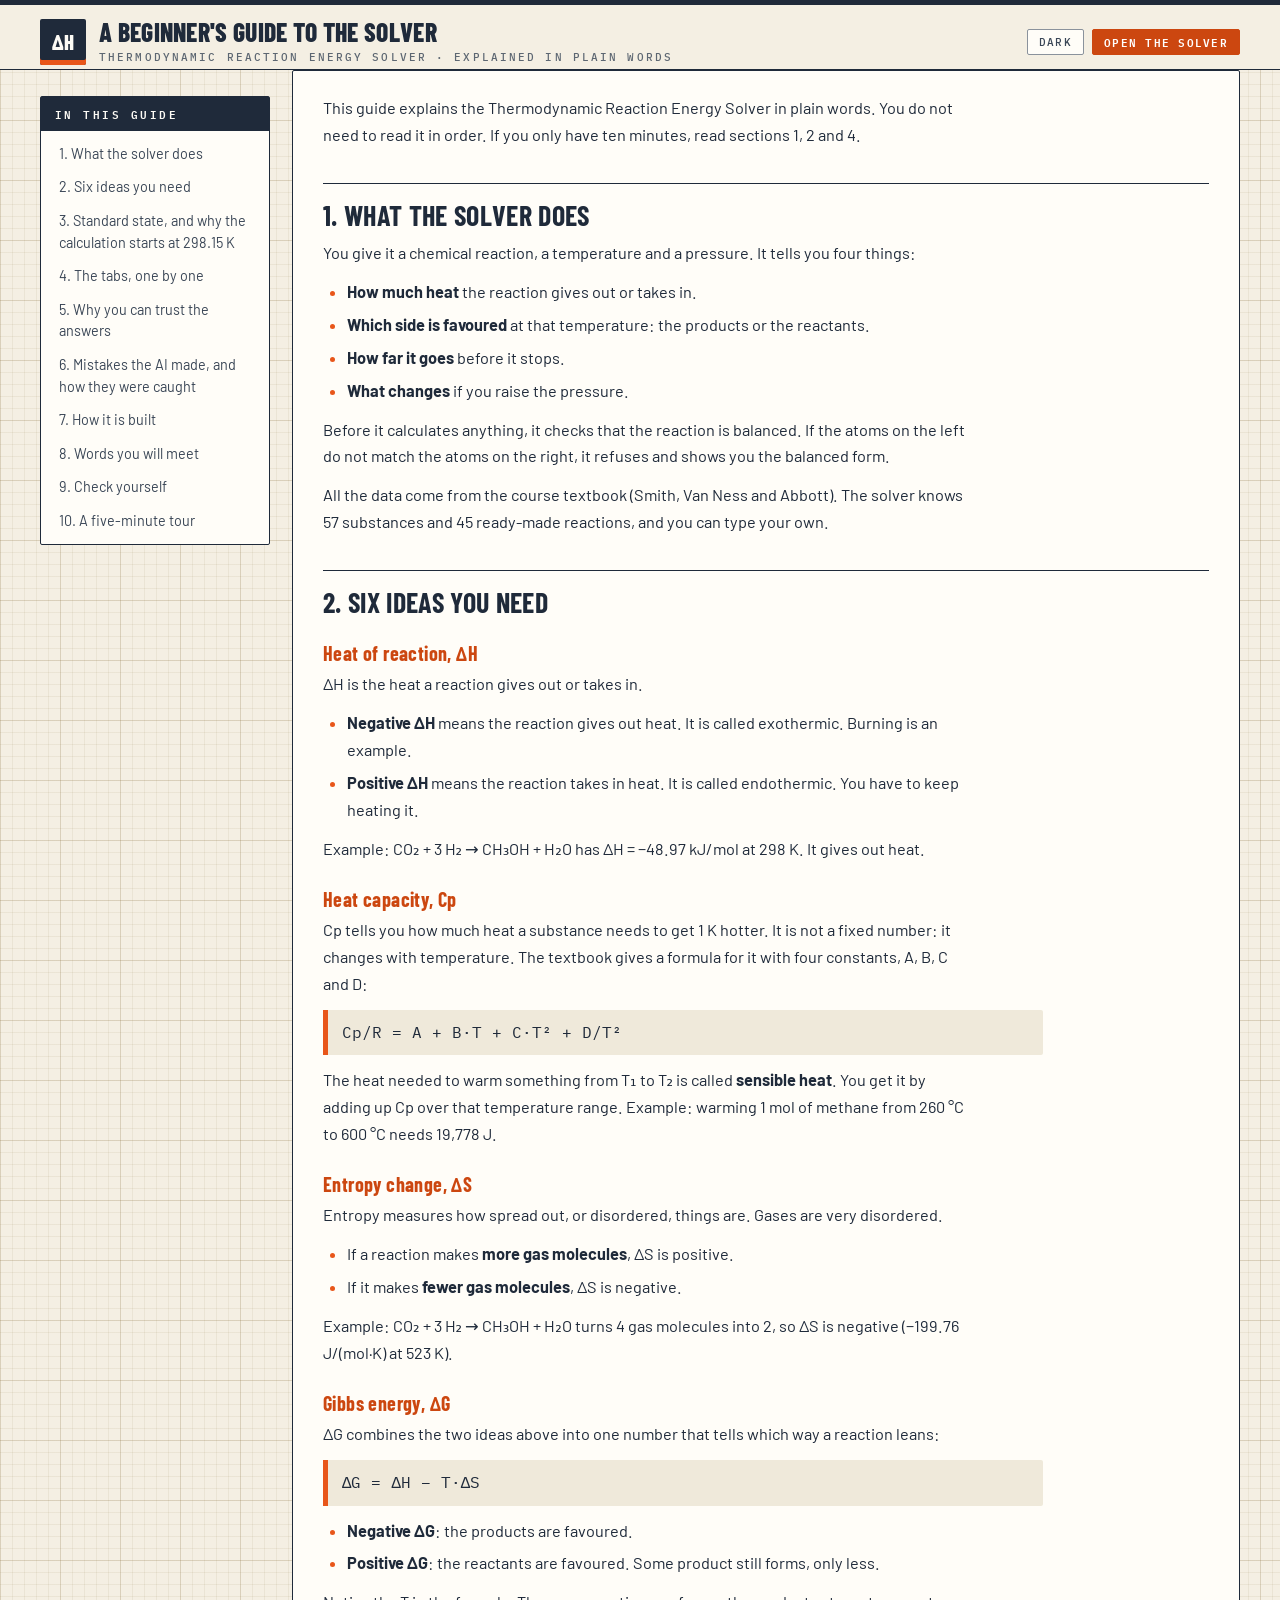
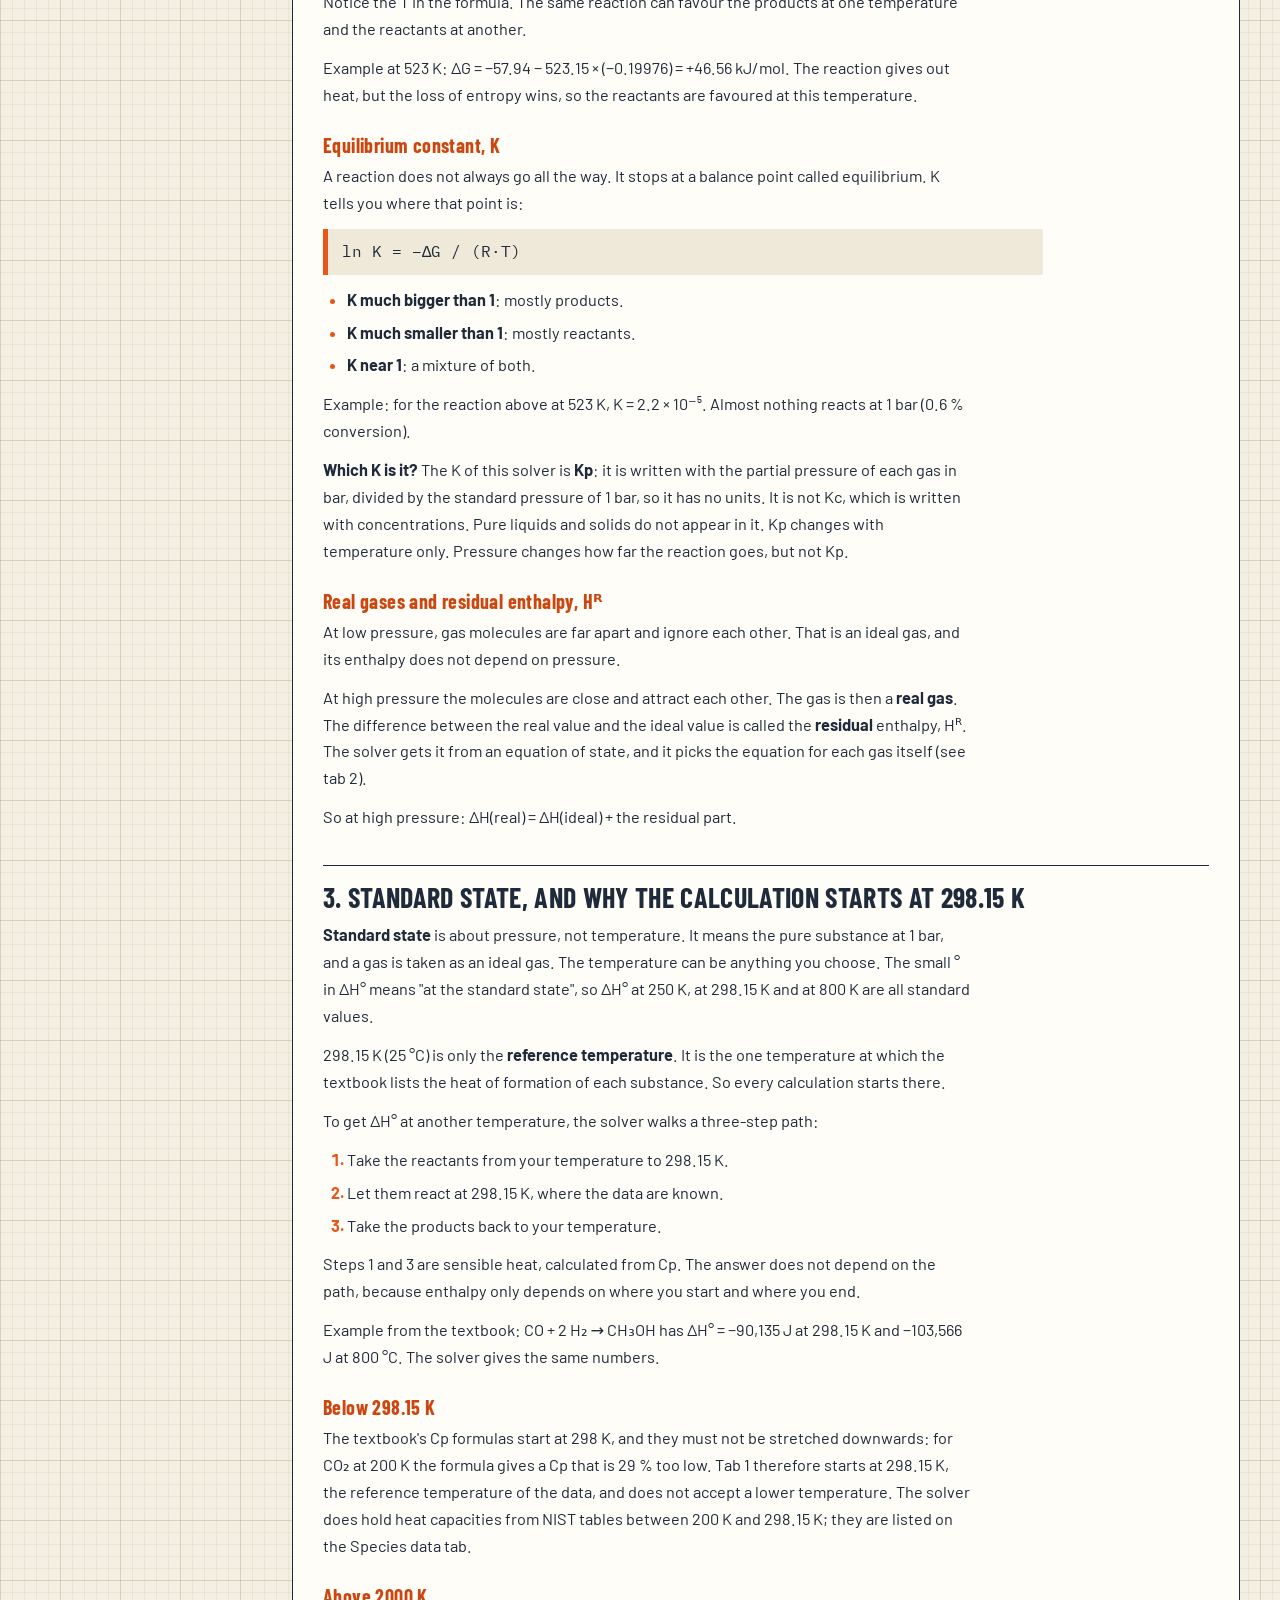
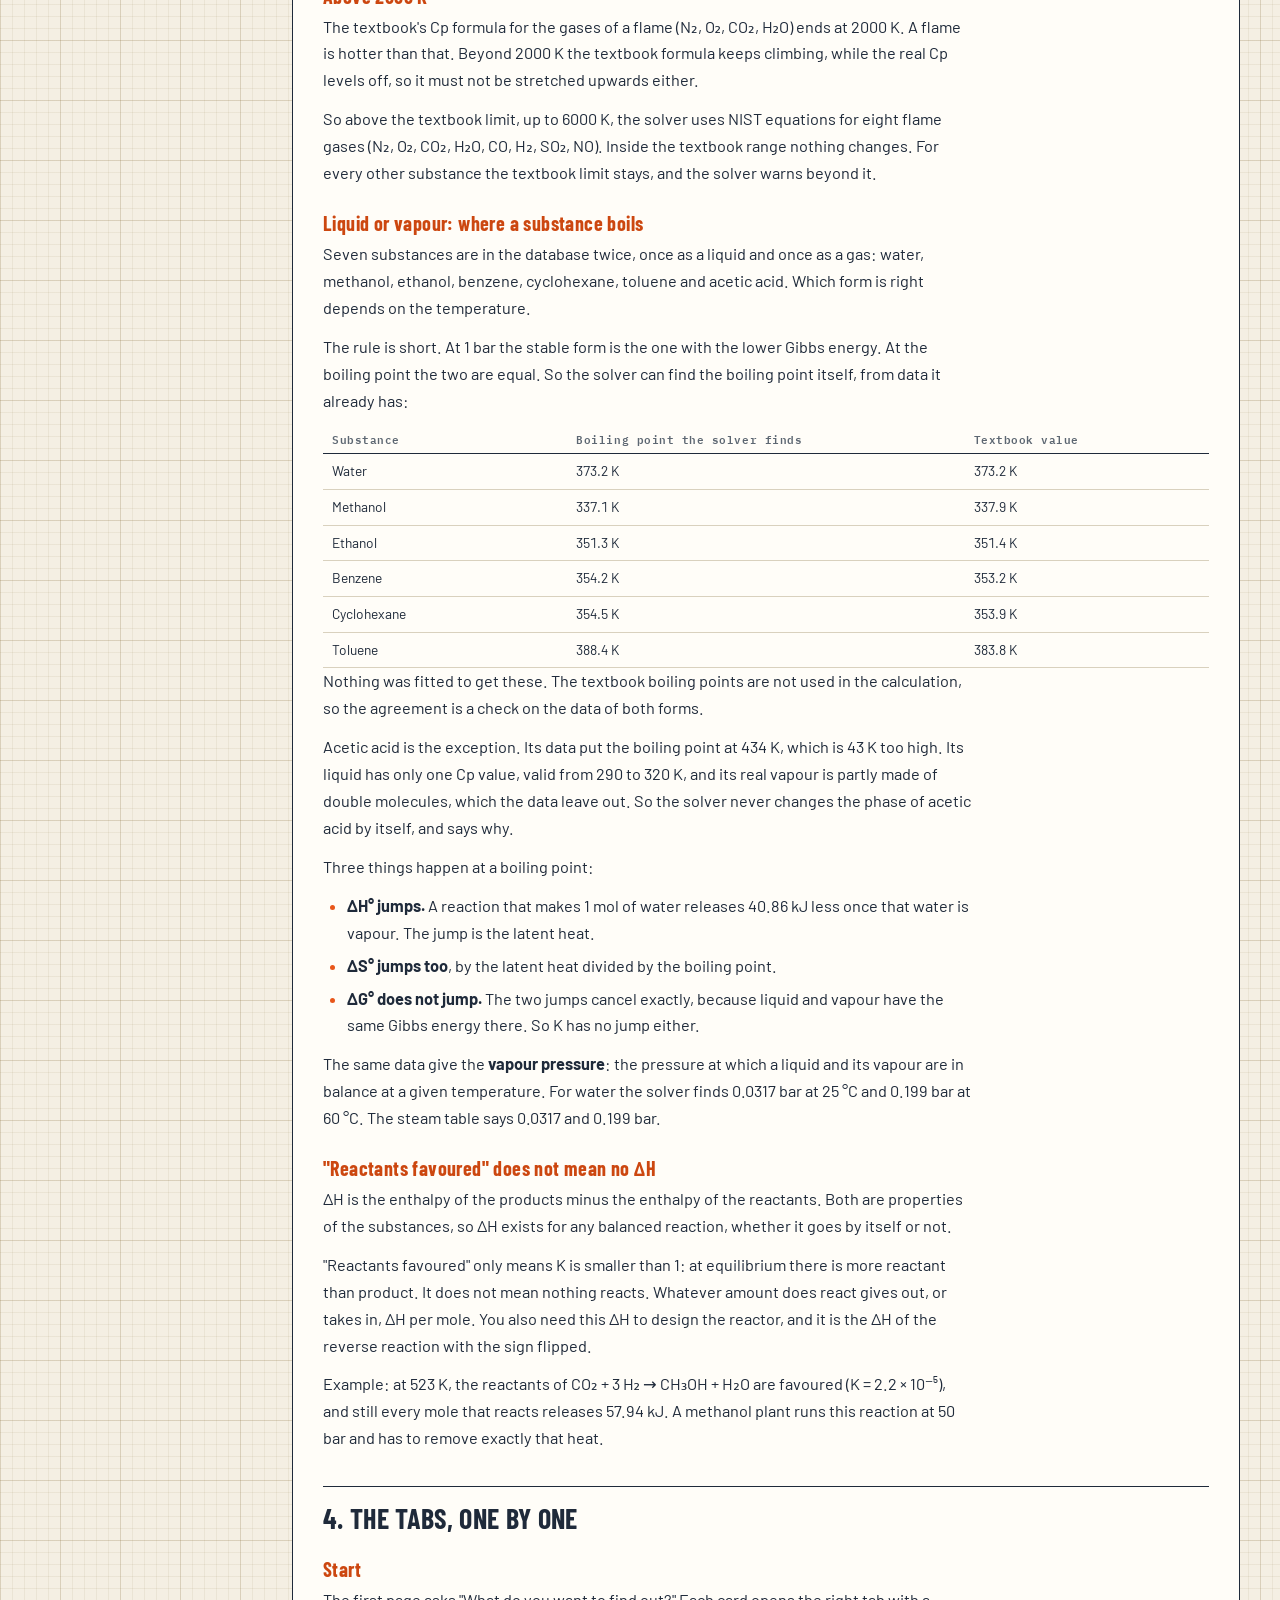
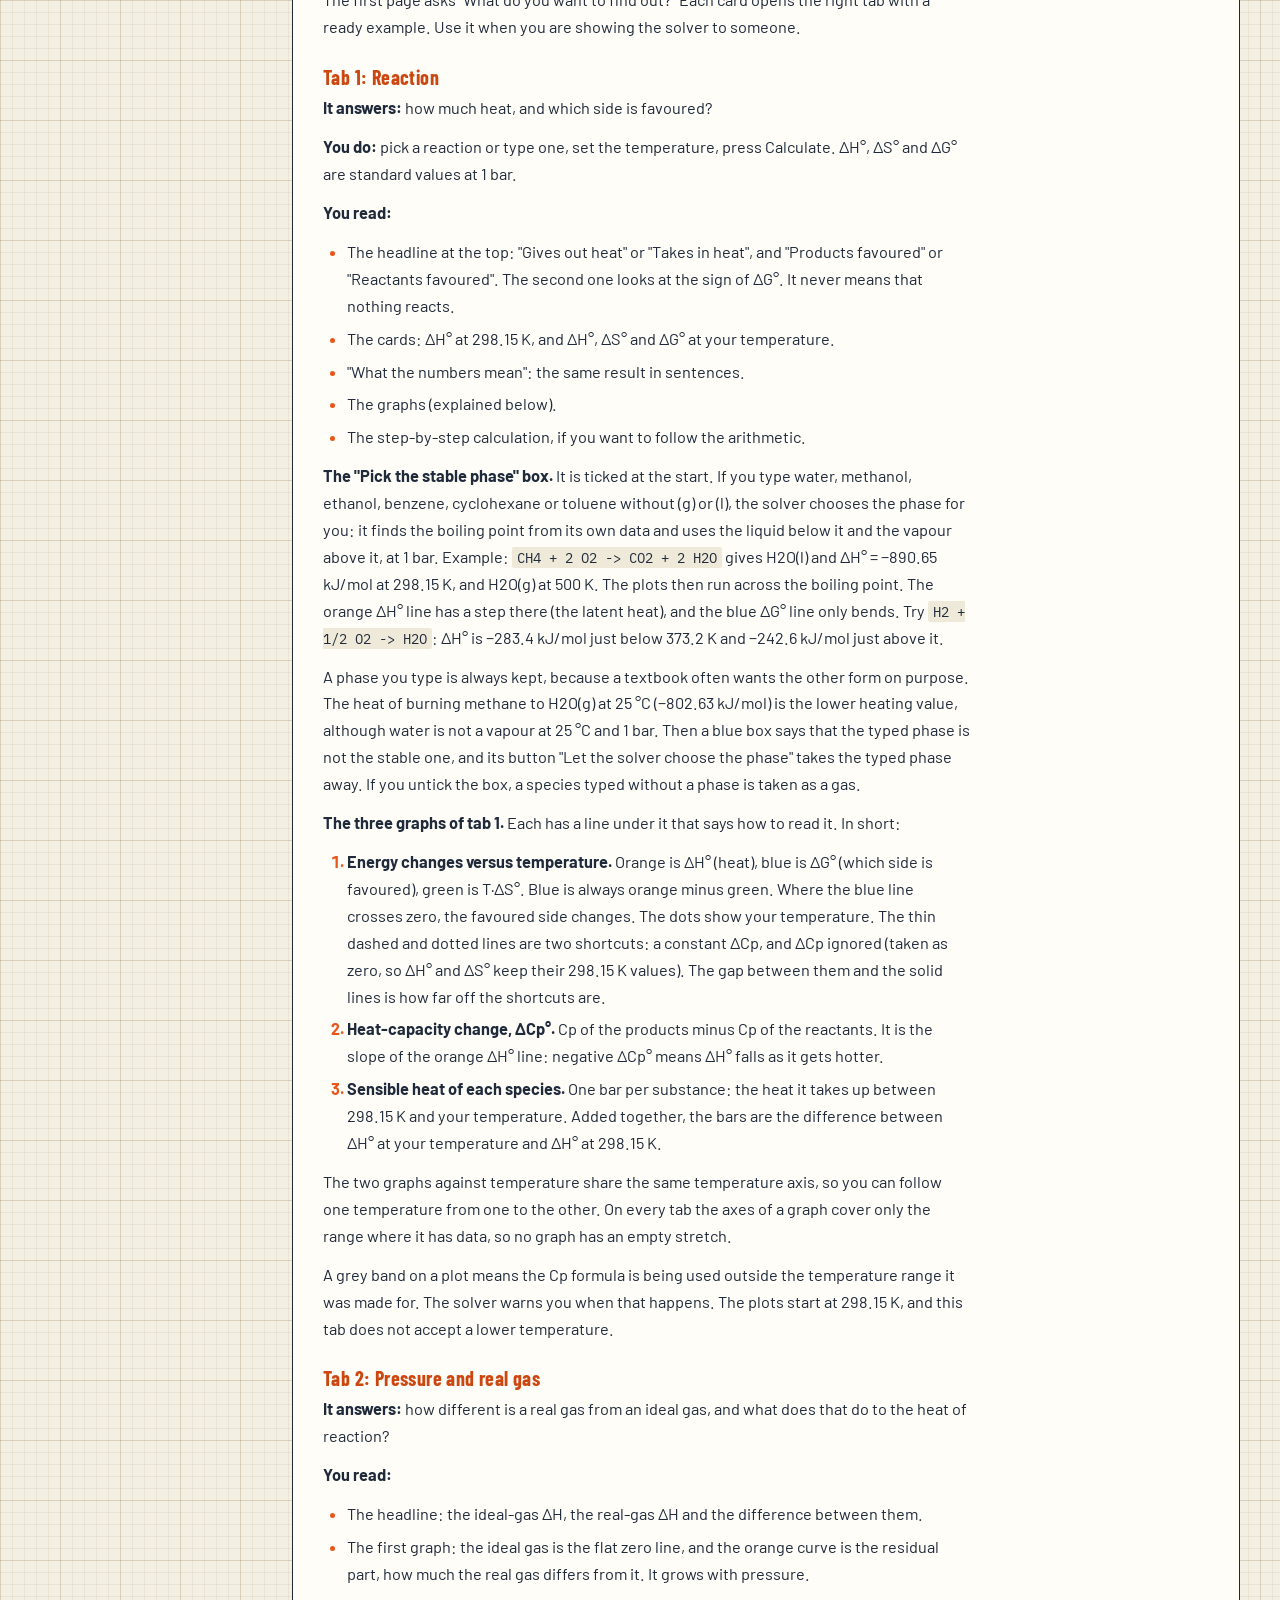
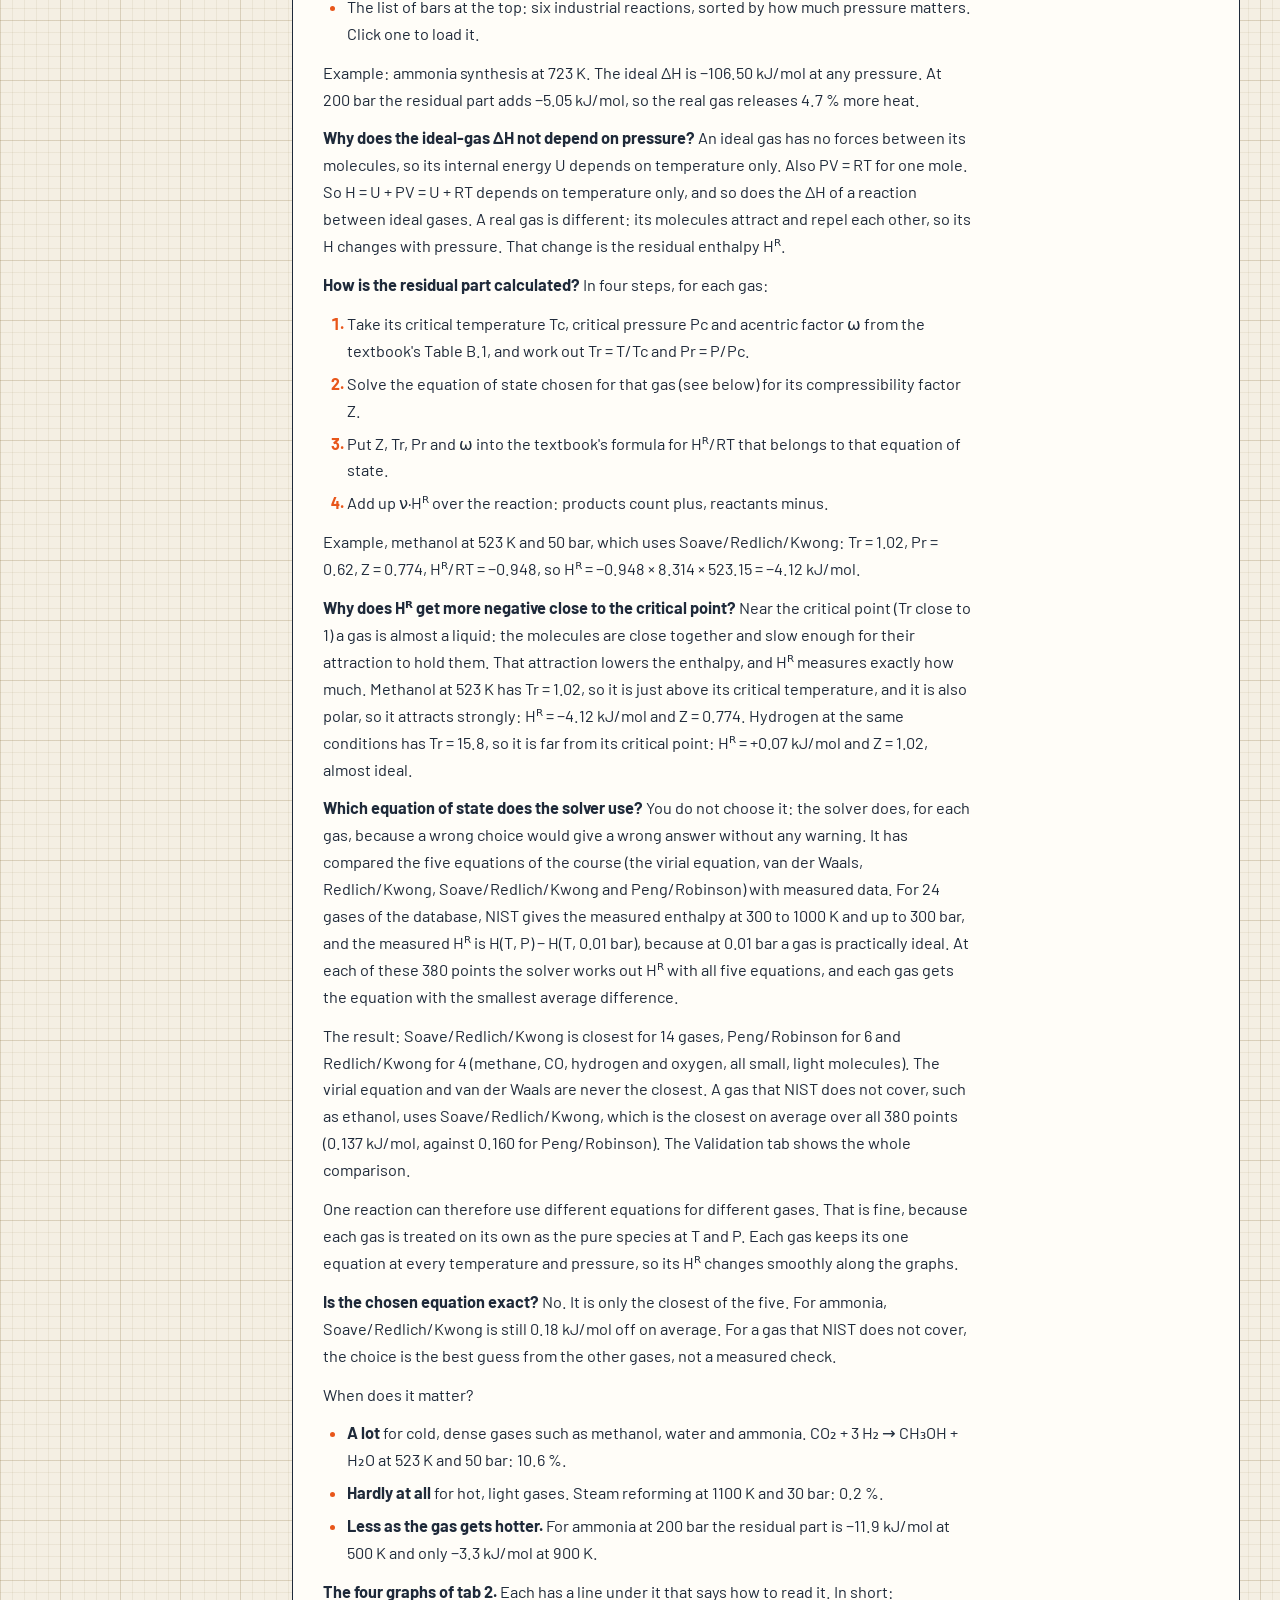
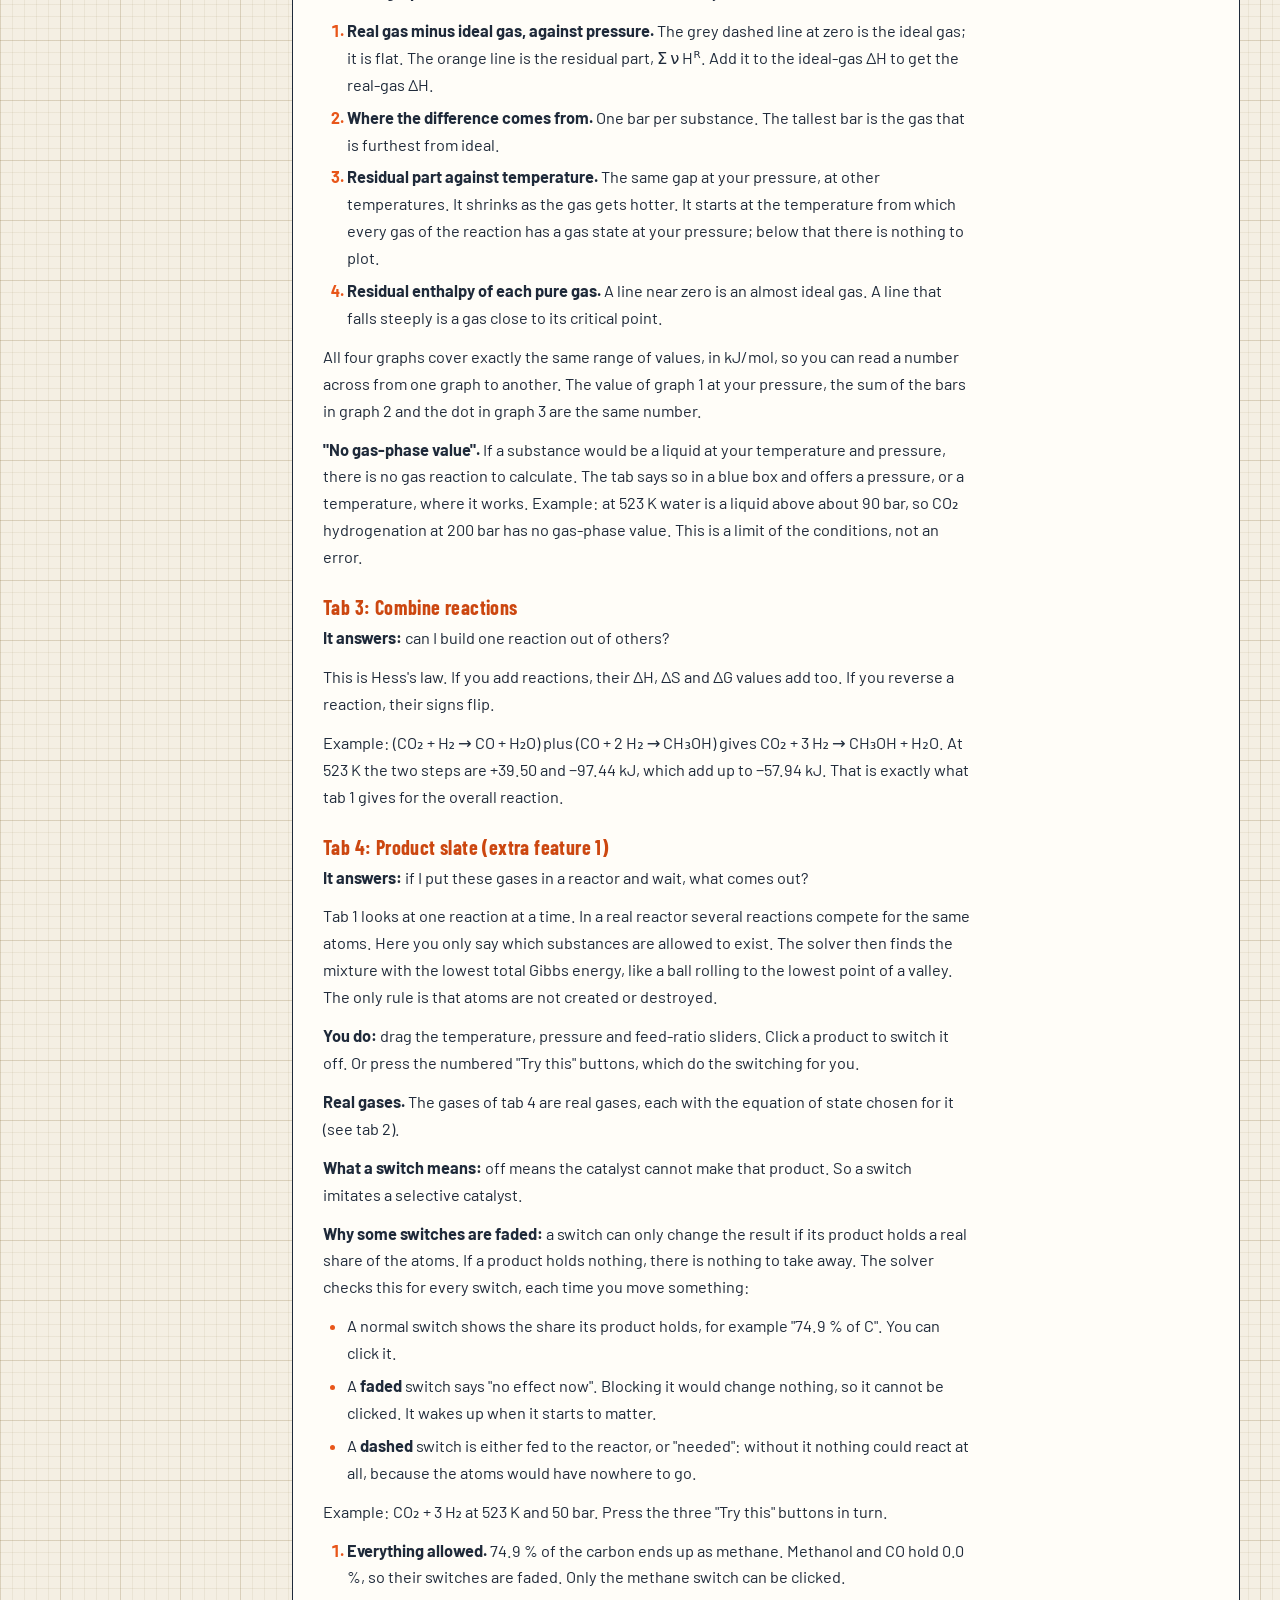
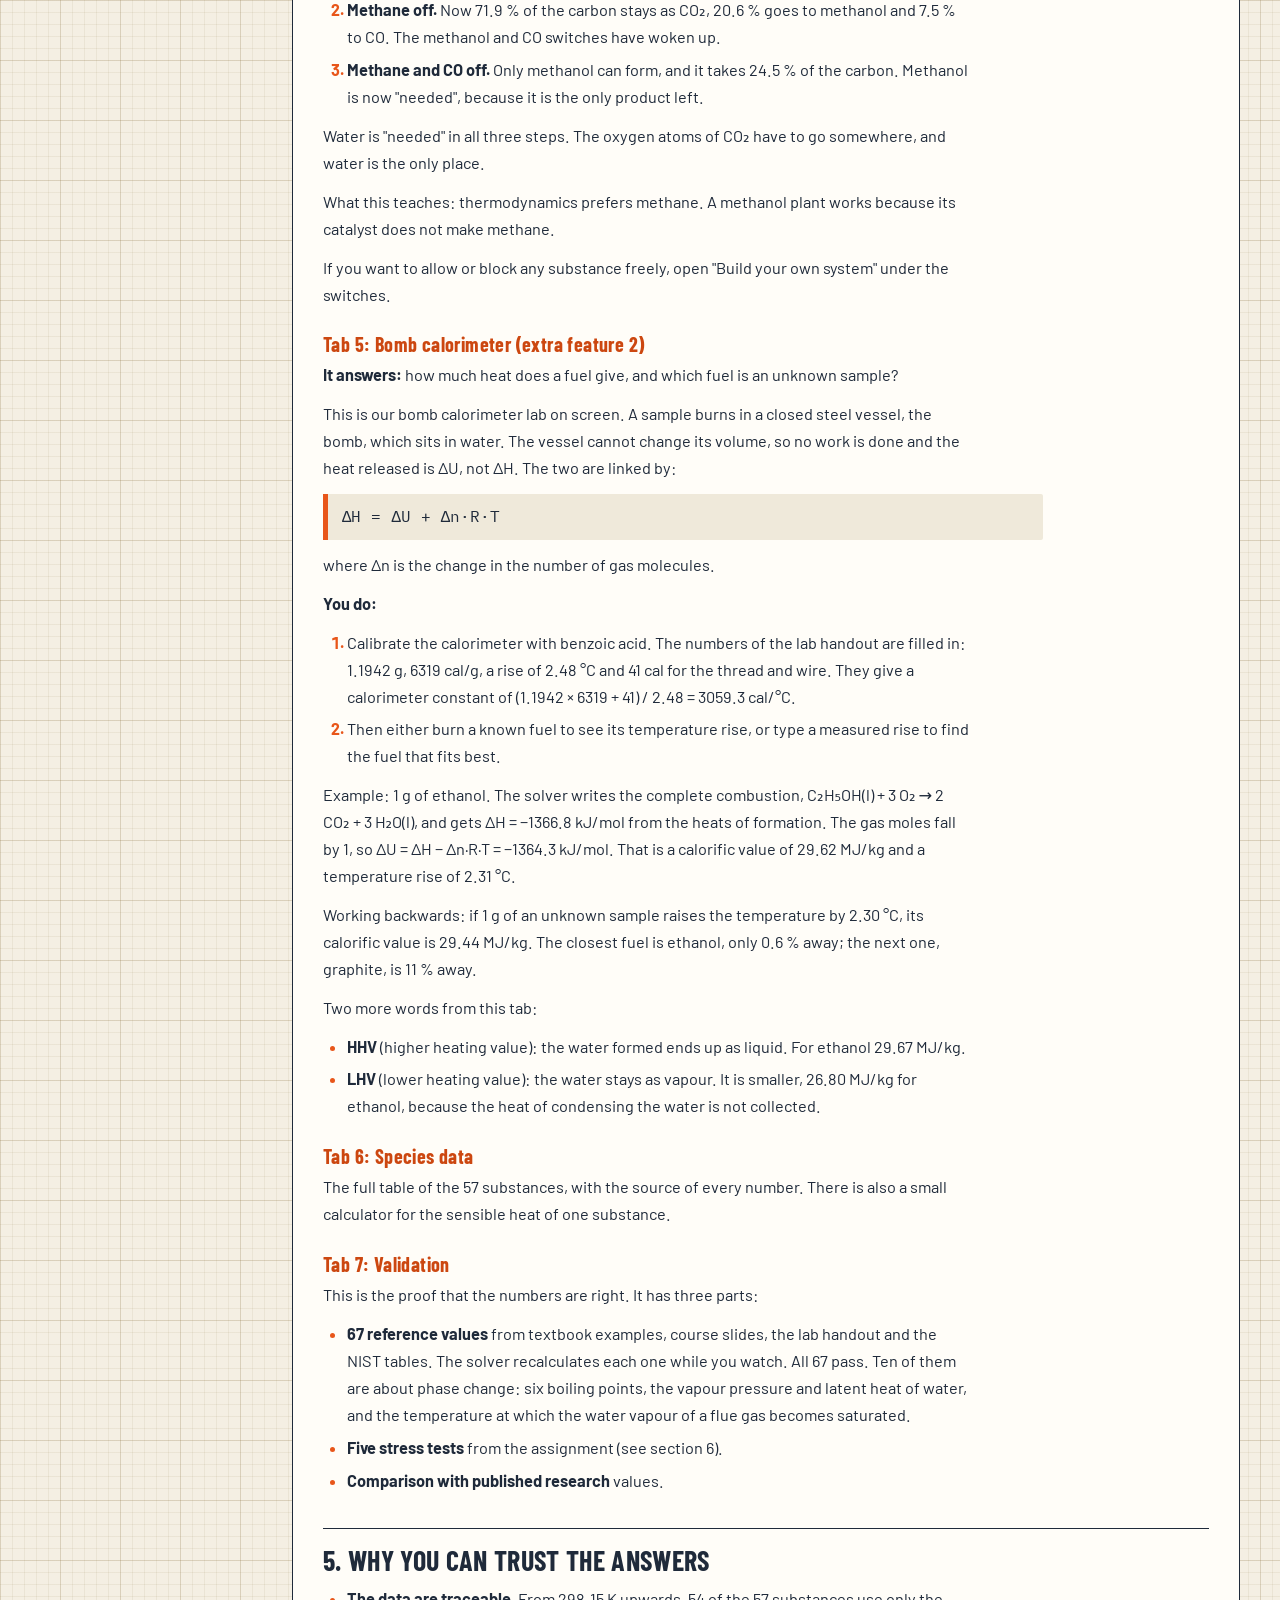
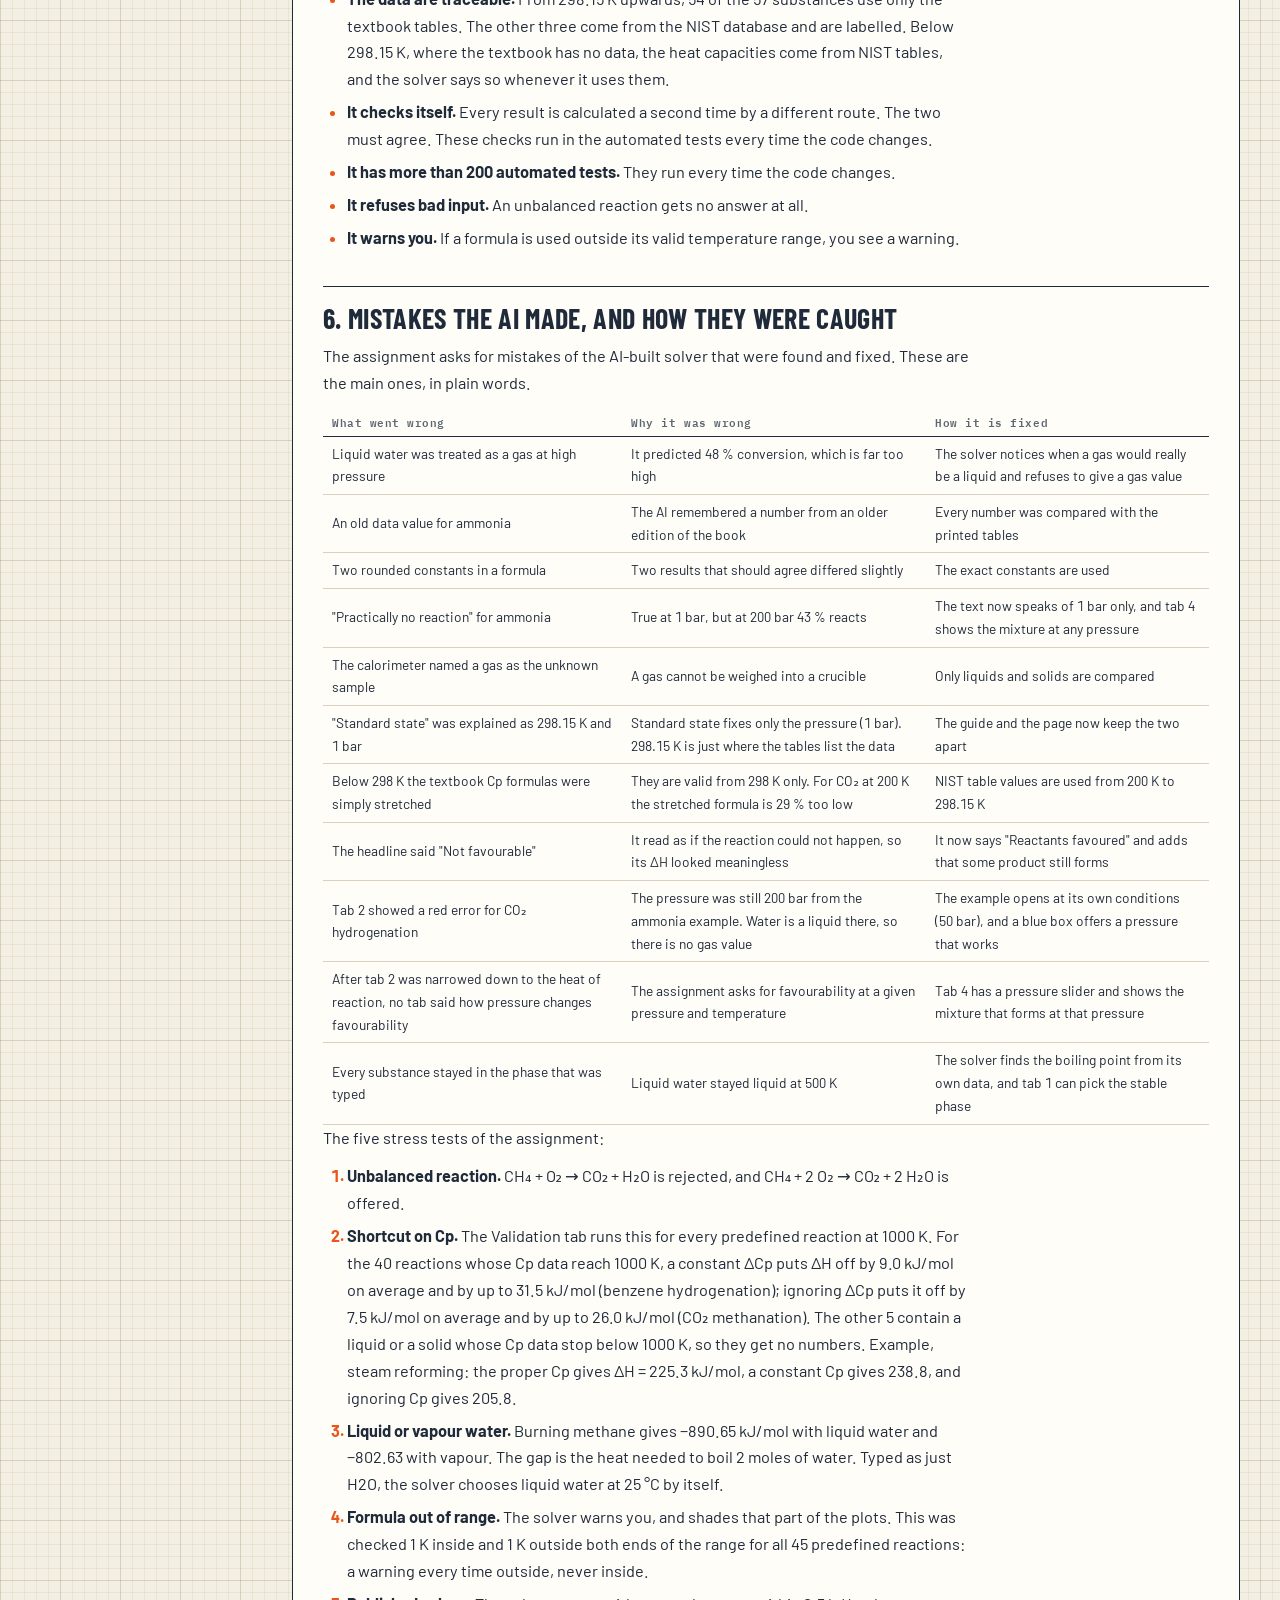
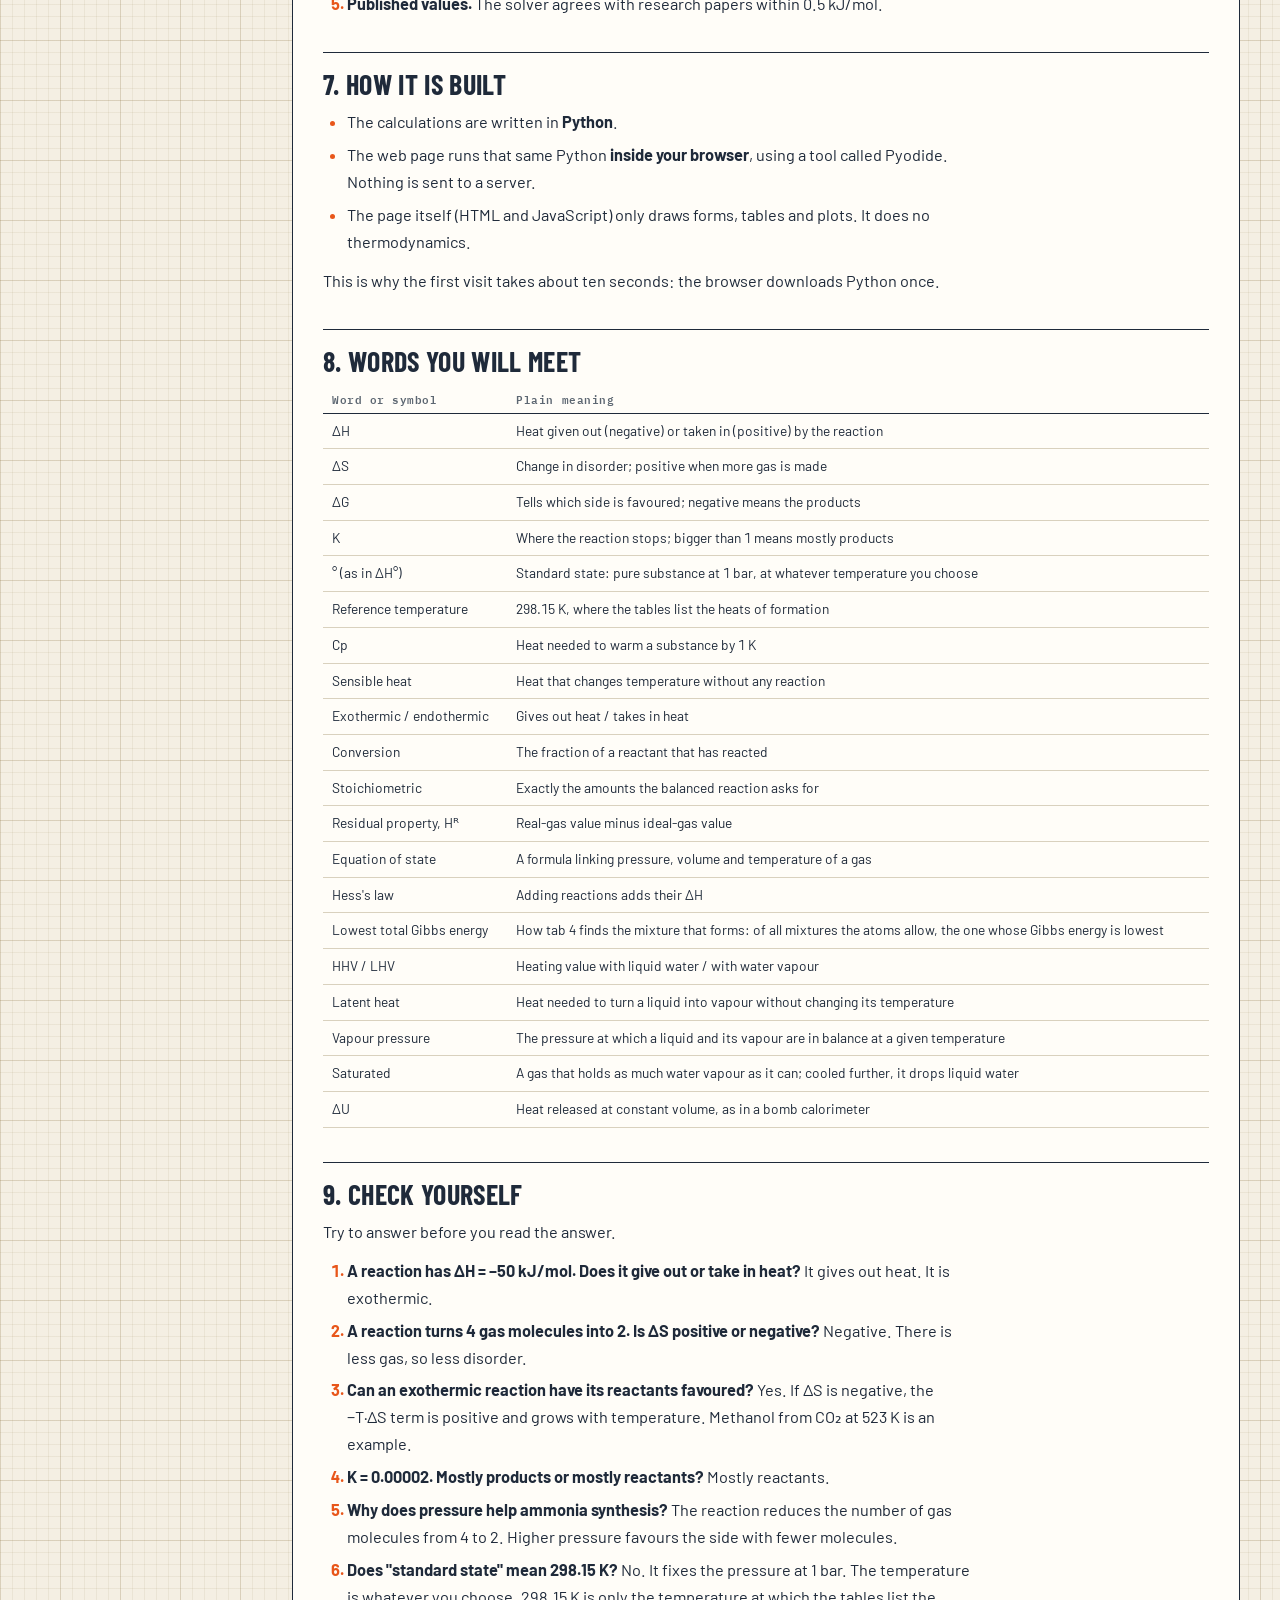
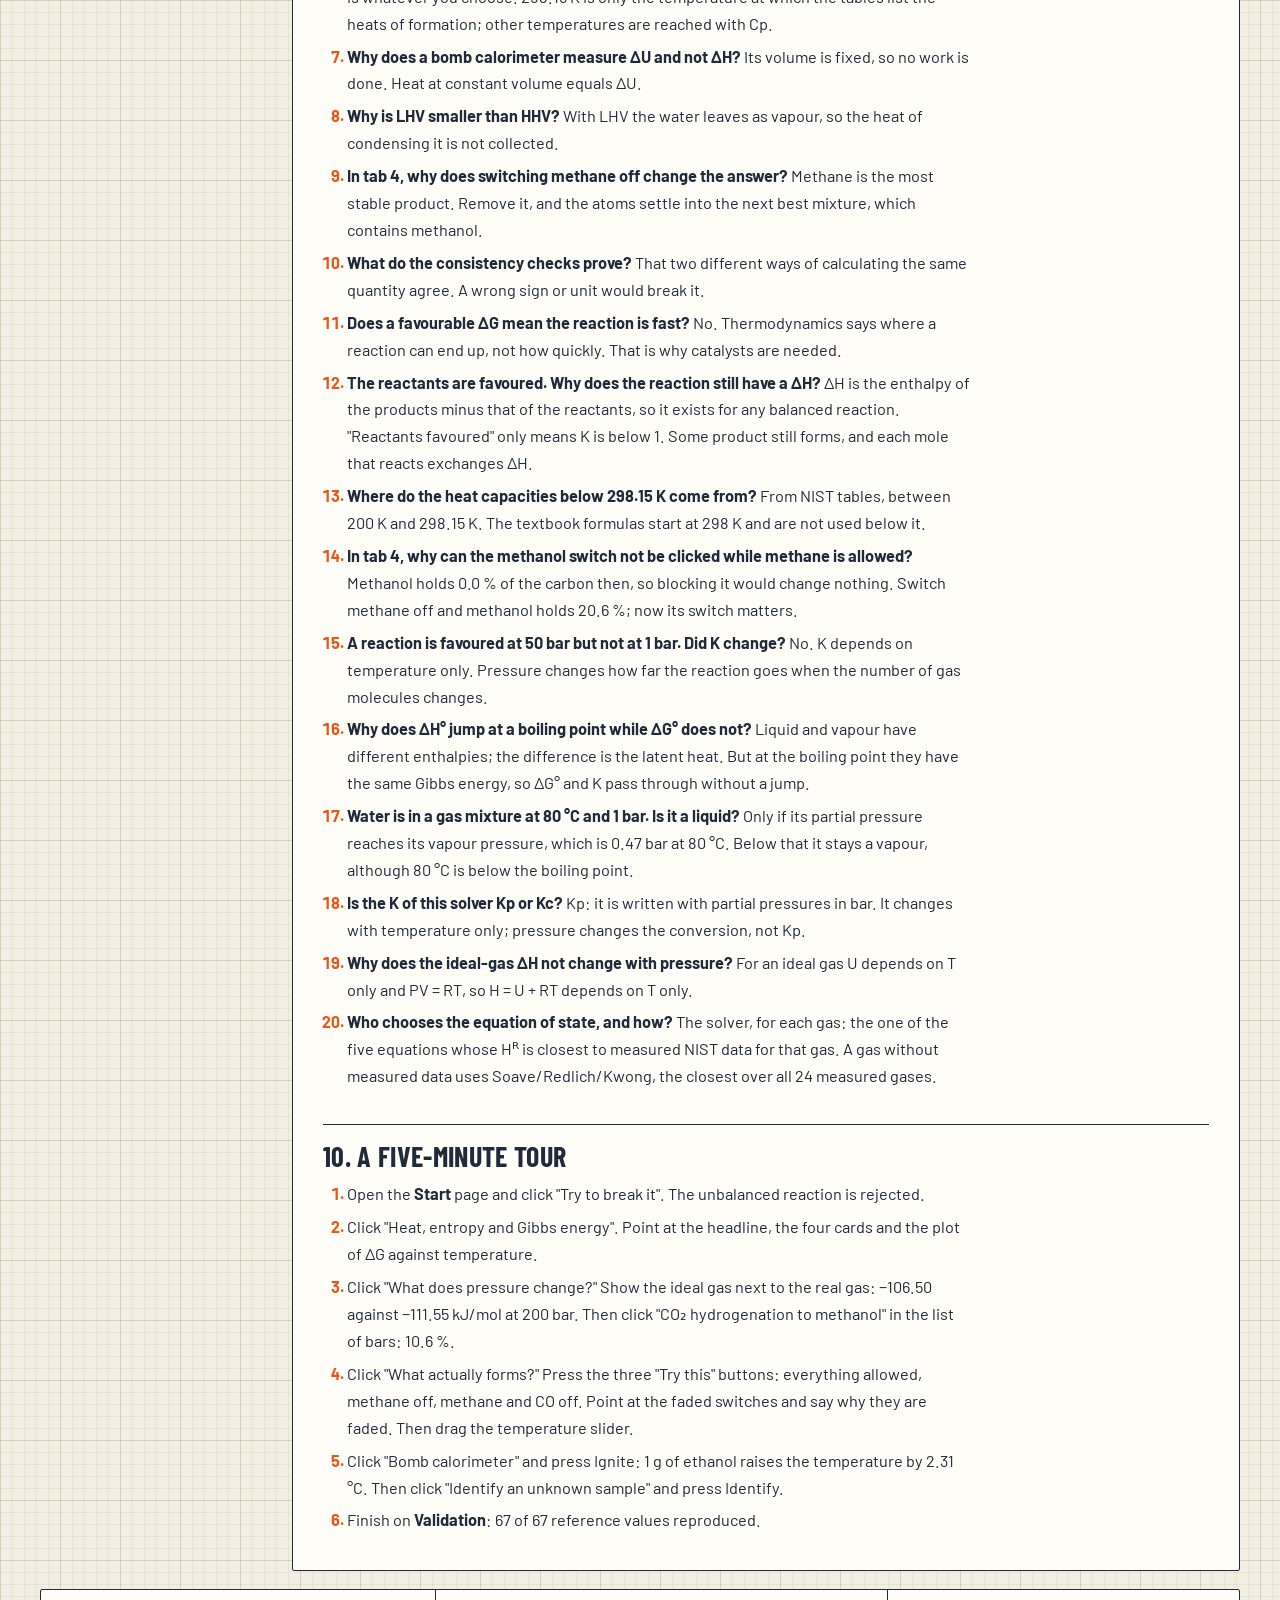
<file: guide.html>
<!doctype html>
<html lang="en">
<head>
  <meta charset="utf-8">
  <meta name="viewport" content="width=device-width, initial-scale=1">
  <title>A beginner&#x27;s guide to the solver · Thermodynamic Reaction Energy Solver</title>
  <meta name="description" content="The Thermodynamic Reaction Energy Solver explained in plain words: the ideas behind it, each tab, why the numbers can be trusted, and questions to check yourself.">
  <!-- Built from docs/LEARNERS_GUIDE.md by docs/build_guide.py. Edit the Markdown, not this file. -->
  <script>
    try { const t = localStorage.getItem("ts-theme"); if (t === "light" || t === "dark") document.documentElement.dataset.theme = t; } catch (e) {}
  </script>
  <link rel="preconnect" href="https://fonts.googleapis.com">
  <link rel="preconnect" href="https://fonts.gstatic.com" crossorigin>
  <link rel="stylesheet" href="https://fonts.googleapis.com/css2?family=Barlow:wght@400;500;600;700&amp;family=Barlow+Condensed:wght@600;700;800&amp;family=IBM+Plex+Mono:wght@400;500;600&amp;display=swap">
  <link rel="stylesheet" href="web/styles.css?v=1.8.12">
</head>
<body>
<header class="top">
  <div class="wrap top-row">
    <div class="brand">
      <div class="mark" aria-hidden="true">ΔH</div>
      <div>
        <h1>A beginner&#x27;s guide to the solver</h1>
        <p class="sub">Thermodynamic Reaction Energy Solver · explained in plain words</p>
      </div>
    </div>
    <div class="top-tools">
      <button id="theme" class="icon-btn" type="button" aria-label="Switch between light and dark">Dark</button>
      <a class="icon-btn solid" href="index.html">Open the solver</a>
    </div>
  </div>
</header>

<main class="wrap guide">
  <nav class="toc" aria-label="Sections of the guide">
    <div class="toc-title">In this guide</div>
    <ol>
        <li><a href="#1-what-the-solver-does">1. What the solver does</a></li>
        <li><a href="#2-six-ideas-you-need">2. Six ideas you need</a></li>
        <li><a href="#3-standard-state-and-why-the-calculation-starts-at-298-15-k">3. Standard state, and why the calculation starts at 298.15 K</a></li>
        <li><a href="#4-the-tabs-one-by-one">4. The tabs, one by one</a></li>
        <li><a href="#5-why-you-can-trust-the-answers">5. Why you can trust the answers</a></li>
        <li><a href="#6-mistakes-the-ai-made-and-how-they-were-caught">6. Mistakes the AI made, and how they were caught</a></li>
        <li><a href="#7-how-it-is-built">7. How it is built</a></li>
        <li><a href="#8-words-you-will-meet">8. Words you will meet</a></li>
        <li><a href="#9-check-yourself">9. Check yourself</a></li>
        <li><a href="#10-a-five-minute-tour">10. A five-minute tour</a></li>
    </ol>
  </nav>
  <article class="panel prose">
<p>This guide explains the Thermodynamic Reaction Energy Solver in plain words. You do not need to read it in order. If you only have ten minutes, read sections 1, 2 and 4.</p>
<h2 id="1-what-the-solver-does">1. What the solver does</h2>
<p>You give it a chemical reaction, a temperature and a pressure. It tells you four things:</p>
<ul><li><strong>How much heat</strong> the reaction gives out or takes in.</li><li><strong>Which side is favoured</strong> at that temperature: the products or the reactants.</li><li><strong>How far it goes</strong> before it stops.</li><li><strong>What changes</strong> if you raise the pressure.</li></ul>
<p>Before it calculates anything, it checks that the reaction is balanced. If the atoms on the left do not match the atoms on the right, it refuses and shows you the balanced form.</p>
<p>All the data come from the course textbook (Smith, Van Ness and Abbott). The solver knows 57 substances and 45 ready-made reactions, and you can type your own.</p>
<h2 id="2-six-ideas-you-need">2. Six ideas you need</h2>
<h3>Heat of reaction, ΔH</h3>
<p>ΔH is the heat a reaction gives out or takes in.</p>
<ul><li><strong>Negative ΔH</strong> means the reaction gives out heat. It is called exothermic. Burning is an example.</li><li><strong>Positive ΔH</strong> means the reaction takes in heat. It is called endothermic. You have to keep heating it.</li></ul>
<p>Example: CO₂ + 3 H₂ → CH₃OH + H₂O has ΔH = −48.97 kJ/mol at 298 K. It gives out heat.</p>
<h3>Heat capacity, Cp</h3>
<p>Cp tells you how much heat a substance needs to get 1 K hotter. It is not a fixed number: it changes with temperature. The textbook gives a formula for it with four constants, A, B, C and D:</p>
<pre class="formula">Cp/R = A + B·T + C·T² + D/T²</pre>
<p>The heat needed to warm something from T₁ to T₂ is called <strong>sensible heat</strong>. You get it by adding up Cp over that temperature range. Example: warming 1 mol of methane from 260 °C to 600 °C needs 19,778 J.</p>
<h3>Entropy change, ΔS</h3>
<p>Entropy measures how spread out, or disordered, things are. Gases are very disordered.</p>
<ul><li>If a reaction makes <strong>more gas molecules</strong>, ΔS is positive.</li><li>If it makes <strong>fewer gas molecules</strong>, ΔS is negative.</li></ul>
<p>Example: CO₂ + 3 H₂ → CH₃OH + H₂O turns 4 gas molecules into 2, so ΔS is negative (−199.76 J/(mol·K) at 523 K).</p>
<h3>Gibbs energy, ΔG</h3>
<p>ΔG combines the two ideas above into one number that tells which way a reaction leans:</p>
<pre class="formula">ΔG = ΔH − T·ΔS</pre>
<ul><li><strong>Negative ΔG</strong>: the products are favoured.</li><li><strong>Positive ΔG</strong>: the reactants are favoured. Some product still forms, only less.</li></ul>
<p>Notice the T in the formula. The same reaction can favour the products at one temperature and the reactants at another.</p>
<p>Example at 523 K: ΔG = −57.94 − 523.15 × (−0.19976) = +46.56 kJ/mol. The reaction gives out heat, but the loss of entropy wins, so the reactants are favoured at this temperature.</p>
<h3>Equilibrium constant, K</h3>
<p>A reaction does not always go all the way. It stops at a balance point called equilibrium. K tells you where that point is:</p>
<pre class="formula">ln K = −ΔG / (R·T)</pre>
<ul><li><strong>K much bigger than 1</strong>: mostly products.</li><li><strong>K much smaller than 1</strong>: mostly reactants.</li><li><strong>K near 1</strong>: a mixture of both.</li></ul>
<p>Example: for the reaction above at 523 K, K = 2.2 × 10⁻⁵. Almost nothing reacts at 1 bar (0.6 % conversion).</p>
<p><strong>Which K is it?</strong> The K of this solver is <strong>Kp</strong>: it is written with the partial pressure of each gas in bar, divided by the standard pressure of 1 bar, so it has no units. It is not Kc, which is written with concentrations. Pure liquids and solids do not appear in it. Kp changes with temperature only. Pressure changes how far the reaction goes, but not Kp.</p>
<h3>Real gases and residual enthalpy, Hᴿ</h3>
<p>At low pressure, gas molecules are far apart and ignore each other. That is an ideal gas, and its enthalpy does not depend on pressure.</p>
<p>At high pressure the molecules are close and attract each other. The gas is then a <strong>real gas</strong>. The difference between the real value and the ideal value is called the <strong>residual</strong> enthalpy, Hᴿ. The solver gets it from an equation of state, and it picks the equation for each gas itself (see tab 2).</p>
<p>So at high pressure: ΔH(real) = ΔH(ideal) + the residual part.</p>
<h2 id="3-standard-state-and-why-the-calculation-starts-at-298-15-k">3. Standard state, and why the calculation starts at 298.15 K</h2>
<p><strong>Standard state</strong> is about pressure, not temperature. It means the pure substance at 1 bar, and a gas is taken as an ideal gas. The temperature can be anything you choose. The small ° in ΔH° means "at the standard state", so ΔH° at 250 K, at 298.15 K and at 800 K are all standard values.</p>
<p>298.15 K (25 °C) is only the <strong>reference temperature</strong>. It is the one temperature at which the textbook lists the heat of formation of each substance. So every calculation starts there.</p>
<p>To get ΔH° at another temperature, the solver walks a three-step path:</p>
<ol><li>Take the reactants from your temperature to 298.15 K.</li><li>Let them react at 298.15 K, where the data are known.</li><li>Take the products back to your temperature.</li></ol>
<p>Steps 1 and 3 are sensible heat, calculated from Cp. The answer does not depend on the path, because enthalpy only depends on where you start and where you end.</p>
<p>Example from the textbook: CO + 2 H₂ → CH₃OH has ΔH° = −90,135 J at 298.15 K and −103,566 J at 800 °C. The solver gives the same numbers.</p>
<h3>Below 298.15 K</h3>
<p>The textbook's Cp formulas start at 298 K, and they must not be stretched downwards: for CO₂ at 200 K the formula gives a Cp that is 29 % too low. Tab 1 therefore starts at 298.15 K, the reference temperature of the data, and does not accept a lower temperature. The solver does hold heat capacities from NIST tables between 200 K and 298.15 K; they are listed on the Species data tab.</p>
<h3>Above 2000 K</h3>
<p>The textbook's Cp formula for the gases of a flame (N₂, O₂, CO₂, H₂O) ends at 2000 K. A flame is hotter than that. Beyond 2000 K the textbook formula keeps climbing, while the real Cp levels off, so it must not be stretched upwards either.</p>
<p>So above the textbook limit, up to 6000 K, the solver uses NIST equations for eight flame gases (N₂, O₂, CO₂, H₂O, CO, H₂, SO₂, NO). Inside the textbook range nothing changes. For every other substance the textbook limit stays, and the solver warns beyond it.</p>
<h3>Liquid or vapour: where a substance boils</h3>
<p>Seven substances are in the database twice, once as a liquid and once as a gas: water, methanol, ethanol, benzene, cyclohexane, toluene and acetic acid. Which form is right depends on the temperature.</p>
<p>The rule is short. At 1 bar the stable form is the one with the lower Gibbs energy. At the boiling point the two are equal. So the solver can find the boiling point itself, from data it already has:</p>
<div class="table-scroll"><table><thead><tr><th class="l">Substance</th><th class="l">Boiling point the solver finds</th><th class="l">Textbook value</th></tr></thead><tbody><tr><td class="l wrapcell">Water</td><td class="l wrapcell">373.2 K</td><td class="l wrapcell">373.2 K</td></tr><tr><td class="l wrapcell">Methanol</td><td class="l wrapcell">337.1 K</td><td class="l wrapcell">337.9 K</td></tr><tr><td class="l wrapcell">Ethanol</td><td class="l wrapcell">351.3 K</td><td class="l wrapcell">351.4 K</td></tr><tr><td class="l wrapcell">Benzene</td><td class="l wrapcell">354.2 K</td><td class="l wrapcell">353.2 K</td></tr><tr><td class="l wrapcell">Cyclohexane</td><td class="l wrapcell">354.5 K</td><td class="l wrapcell">353.9 K</td></tr><tr><td class="l wrapcell">Toluene</td><td class="l wrapcell">388.4 K</td><td class="l wrapcell">383.8 K</td></tr></tbody></table></div>
<p>Nothing was fitted to get these. The textbook boiling points are not used in the calculation, so the agreement is a check on the data of both forms.</p>
<p>Acetic acid is the exception. Its data put the boiling point at 434 K, which is 43 K too high. Its liquid has only one Cp value, valid from 290 to 320 K, and its real vapour is partly made of double molecules, which the data leave out. So the solver never changes the phase of acetic acid by itself, and says why.</p>
<p>Three things happen at a boiling point:</p>
<ul><li><strong>ΔH° jumps.</strong> A reaction that makes 1 mol of water releases 40.86 kJ less once that water is vapour. The jump is the latent heat.</li><li><strong>ΔS° jumps too</strong>, by the latent heat divided by the boiling point.</li><li><strong>ΔG° does not jump.</strong> The two jumps cancel exactly, because liquid and vapour have the same Gibbs energy there. So K has no jump either.</li></ul>
<p>The same data give the <strong>vapour pressure</strong>: the pressure at which a liquid and its vapour are in balance at a given temperature. For water the solver finds 0.0317 bar at 25 °C and 0.199 bar at 60 °C. The steam table says 0.0317 and 0.199 bar.</p>
<h3>"Reactants favoured" does not mean no ΔH</h3>
<p>ΔH is the enthalpy of the products minus the enthalpy of the reactants. Both are properties of the substances, so ΔH exists for any balanced reaction, whether it goes by itself or not.</p>
<p>"Reactants favoured" only means K is smaller than 1: at equilibrium there is more reactant than product. It does not mean nothing reacts. Whatever amount does react gives out, or takes in, ΔH per mole. You also need this ΔH to design the reactor, and it is the ΔH of the reverse reaction with the sign flipped.</p>
<p>Example: at 523 K, the reactants of CO₂ + 3 H₂ → CH₃OH + H₂O are favoured (K = 2.2 × 10⁻⁵), and still every mole that reacts releases 57.94 kJ. A methanol plant runs this reaction at 50 bar and has to remove exactly that heat.</p>
<h2 id="4-the-tabs-one-by-one">4. The tabs, one by one</h2>
<h3>Start</h3>
<p>The first page asks "What do you want to find out?" Each card opens the right tab with a ready example. Use it when you are showing the solver to someone.</p>
<h3>Tab 1: Reaction</h3>
<p><strong>It answers:</strong> how much heat, and which side is favoured?</p>
<p><strong>You do:</strong> pick a reaction or type one, set the temperature, press Calculate. ΔH°, ΔS° and ΔG° are standard values at 1 bar.</p>
<p><strong>You read:</strong></p>
<ul><li>The headline at the top: "Gives out heat" or "Takes in heat", and "Products favoured" or "Reactants favoured". The second one looks at the sign of ΔG°. It never means that nothing reacts.</li><li>The cards: ΔH° at 298.15 K, and ΔH°, ΔS° and ΔG° at your temperature.</li><li>"What the numbers mean": the same result in sentences.</li><li>The graphs (explained below).</li><li>The step-by-step calculation, if you want to follow the arithmetic.</li></ul>
<p><strong>The "Pick the stable phase" box.</strong> It is ticked at the start. If you type water, methanol, ethanol, benzene, cyclohexane or toluene without (g) or (l), the solver chooses the phase for you: it finds the boiling point from its own data and uses the liquid below it and the vapour above it, at 1 bar. Example: <code>CH4 + 2 O2 -&gt; CO2 + 2 H2O</code> gives H2O(l) and ΔH° = −890.65 kJ/mol at 298.15 K, and H2O(g) at 500 K. The plots then run across the boiling point. The orange ΔH° line has a step there (the latent heat), and the blue ΔG° line only bends. Try <code>H2 + 1/2 O2 -&gt; H2O</code>: ΔH° is −283.4 kJ/mol just below 373.2 K and −242.6 kJ/mol just above it.</p>
<p>A phase you type is always kept, because a textbook often wants the other form on purpose. The heat of burning methane to H2O(g) at 25 °C (−802.63 kJ/mol) is the lower heating value, although water is not a vapour at 25 °C and 1 bar. Then a blue box says that the typed phase is not the stable one, and its button "Let the solver choose the phase" takes the typed phase away. If you untick the box, a species typed without a phase is taken as a gas.</p>
<p><strong>The three graphs of tab 1.</strong> Each has a line under it that says how to read it. In short:</p>
<ol><li><strong>Energy changes versus temperature.</strong> Orange is ΔH° (heat), blue is ΔG° (which side is favoured), green is T·ΔS°. Blue is always orange minus green. Where the blue line crosses zero, the favoured side changes. The dots show your temperature. The thin dashed and dotted lines are two shortcuts: a constant ΔCp, and ΔCp ignored (taken as zero, so ΔH° and ΔS° keep their 298.15 K values). The gap between them and the solid lines is how far off the shortcuts are.</li><li><strong>Heat-capacity change, ΔCp°.</strong> Cp of the products minus Cp of the reactants. It is the slope of the orange ΔH° line: negative ΔCp° means ΔH° falls as it gets hotter.</li><li><strong>Sensible heat of each species.</strong> One bar per substance: the heat it takes up between 298.15 K and your temperature. Added together, the bars are the difference between ΔH° at your temperature and ΔH° at 298.15 K.</li></ol>
<p>The two graphs against temperature share the same temperature axis, so you can follow one temperature from one to the other. On every tab the axes of a graph cover only the range where it has data, so no graph has an empty stretch.</p>
<p>A grey band on a plot means the Cp formula is being used outside the temperature range it was made for. The solver warns you when that happens. The plots start at 298.15 K, and this tab does not accept a lower temperature.</p>
<h3>Tab 2: Pressure and real gas</h3>
<p><strong>It answers:</strong> how different is a real gas from an ideal gas, and what does that do to the heat of reaction?</p>
<p><strong>You read:</strong></p>
<ul><li>The headline: the ideal-gas ΔH, the real-gas ΔH and the difference between them.</li><li>The first graph: the ideal gas is the flat zero line, and the orange curve is the residual part, how much the real gas differs from it. It grows with pressure.</li><li>The list of bars at the top: six industrial reactions, sorted by how much pressure matters. Click one to load it.</li></ul>
<p>Example: ammonia synthesis at 723 K. The ideal ΔH is −106.50 kJ/mol at any pressure. At 200 bar the residual part adds −5.05 kJ/mol, so the real gas releases 4.7 % more heat.</p>
<p><strong>Why does the ideal-gas ΔH not depend on pressure?</strong> An ideal gas has no forces between its molecules, so its internal energy U depends on temperature only. Also PV = RT for one mole. So H = U + PV = U + RT depends on temperature only, and so does the ΔH of a reaction between ideal gases. A real gas is different: its molecules attract and repel each other, so its H changes with pressure. That change is the residual enthalpy Hᴿ.</p>
<p><strong>How is the residual part calculated?</strong> In four steps, for each gas:</p>
<ol><li>Take its critical temperature Tc, critical pressure Pc and acentric factor ω from the textbook's Table B.1, and work out Tr = T/Tc and Pr = P/Pc.</li><li>Solve the equation of state chosen for that gas (see below) for its compressibility factor Z.</li><li>Put Z, Tr, Pr and ω into the textbook's formula for Hᴿ/RT that belongs to that equation of state.</li><li>Add up ν·Hᴿ over the reaction: products count plus, reactants minus.</li></ol>
<p>Example, methanol at 523 K and 50 bar, which uses Soave/Redlich/Kwong: Tr = 1.02, Pr = 0.62, Z = 0.774, Hᴿ/RT = −0.948, so Hᴿ = −0.948 × 8.314 × 523.15 = −4.12 kJ/mol.</p>
<p><strong>Why does Hᴿ get more negative close to the critical point?</strong> Near the critical point (Tr close to 1) a gas is almost a liquid: the molecules are close together and slow enough for their attraction to hold them. That attraction lowers the enthalpy, and Hᴿ measures exactly how much. Methanol at 523 K has Tr = 1.02, so it is just above its critical temperature, and it is also polar, so it attracts strongly: Hᴿ = −4.12 kJ/mol and Z = 0.774. Hydrogen at the same conditions has Tr = 15.8, so it is far from its critical point: Hᴿ = +0.07 kJ/mol and Z = 1.02, almost ideal.</p>
<p><strong>Which equation of state does the solver use?</strong> You do not choose it: the solver does, for each gas, because a wrong choice would give a wrong answer without any warning. It has compared the five equations of the course (the virial equation, van der Waals, Redlich/Kwong, Soave/Redlich/Kwong and Peng/Robinson) with measured data. For 24 gases of the database, NIST gives the measured enthalpy at 300 to 1000 K and up to 300 bar, and the measured Hᴿ is H(T, P) − H(T, 0.01 bar), because at 0.01 bar a gas is practically ideal. At each of these 380 points the solver works out Hᴿ with all five equations, and each gas gets the equation with the smallest average difference.</p>
<p>The result: Soave/Redlich/Kwong is closest for 14 gases, Peng/Robinson for 6 and Redlich/Kwong for 4 (methane, CO, hydrogen and oxygen, all small, light molecules). The virial equation and van der Waals are never the closest. A gas that NIST does not cover, such as ethanol, uses Soave/Redlich/Kwong, which is the closest on average over all 380 points (0.137 kJ/mol, against 0.160 for Peng/Robinson). The Validation tab shows the whole comparison.</p>
<p>One reaction can therefore use different equations for different gases. That is fine, because each gas is treated on its own as the pure species at T and P. Each gas keeps its one equation at every temperature and pressure, so its Hᴿ changes smoothly along the graphs.</p>
<p><strong>Is the chosen equation exact?</strong> No. It is only the closest of the five. For ammonia, Soave/Redlich/Kwong is still 0.18 kJ/mol off on average. For a gas that NIST does not cover, the choice is the best guess from the other gases, not a measured check.</p>
<p>When does it matter?</p>
<ul><li><strong>A lot</strong> for cold, dense gases such as methanol, water and ammonia. CO₂ + 3 H₂ → CH₃OH + H₂O at 523 K and 50 bar: 10.6 %.</li><li><strong>Hardly at all</strong> for hot, light gases. Steam reforming at 1100 K and 30 bar: 0.2 %.</li><li><strong>Less as the gas gets hotter.</strong> For ammonia at 200 bar the residual part is −11.9 kJ/mol at 500 K and only −3.3 kJ/mol at 900 K.</li></ul>
<p><strong>The four graphs of tab 2.</strong> Each has a line under it that says how to read it. In short:</p>
<ol><li><strong>Real gas minus ideal gas, against pressure.</strong> The grey dashed line at zero is the ideal gas; it is flat. The orange line is the residual part, Σ ν Hᴿ. Add it to the ideal-gas ΔH to get the real-gas ΔH.</li><li><strong>Where the difference comes from.</strong> One bar per substance. The tallest bar is the gas that is furthest from ideal.</li><li><strong>Residual part against temperature.</strong> The same gap at your pressure, at other temperatures. It shrinks as the gas gets hotter. It starts at the temperature from which every gas of the reaction has a gas state at your pressure; below that there is nothing to plot.</li><li><strong>Residual enthalpy of each pure gas.</strong> A line near zero is an almost ideal gas. A line that falls steeply is a gas close to its critical point.</li></ol>
<p>All four graphs cover exactly the same range of values, in kJ/mol, so you can read a number across from one graph to another. The value of graph 1 at your pressure, the sum of the bars in graph 2 and the dot in graph 3 are the same number.</p>
<p><strong>"No gas-phase value".</strong> If a substance would be a liquid at your temperature and pressure, there is no gas reaction to calculate. The tab says so in a blue box and offers a pressure, or a temperature, where it works. Example: at 523 K water is a liquid above about 90 bar, so CO₂ hydrogenation at 200 bar has no gas-phase value. This is a limit of the conditions, not an error.</p>
<h3>Tab 3: Combine reactions</h3>
<p><strong>It answers:</strong> can I build one reaction out of others?</p>
<p>This is Hess's law. If you add reactions, their ΔH, ΔS and ΔG values add too. If you reverse a reaction, their signs flip.</p>
<p>Example: (CO₂ + H₂ → CO + H₂O) plus (CO + 2 H₂ → CH₃OH) gives CO₂ + 3 H₂ → CH₃OH + H₂O. At 523 K the two steps are +39.50 and −97.44 kJ, which add up to −57.94 kJ. That is exactly what tab 1 gives for the overall reaction.</p>
<h3>Tab 4: Product slate (extra feature 1)</h3>
<p><strong>It answers:</strong> if I put these gases in a reactor and wait, what comes out?</p>
<p>Tab 1 looks at one reaction at a time. In a real reactor several reactions compete for the same atoms. Here you only say which substances are allowed to exist. The solver then finds the mixture with the lowest total Gibbs energy, like a ball rolling to the lowest point of a valley. The only rule is that atoms are not created or destroyed.</p>
<p><strong>You do:</strong> drag the temperature, pressure and feed-ratio sliders. Click a product to switch it off. Or press the numbered "Try this" buttons, which do the switching for you.</p>
<p><strong>Real gases.</strong> The gases of tab 4 are real gases, each with the equation of state chosen for it (see tab 2).</p>
<p><strong>What a switch means:</strong> off means the catalyst cannot make that product. So a switch imitates a selective catalyst.</p>
<p><strong>Why some switches are faded:</strong> a switch can only change the result if its product holds a real share of the atoms. If a product holds nothing, there is nothing to take away. The solver checks this for every switch, each time you move something:</p>
<ul><li>A normal switch shows the share its product holds, for example "74.9 % of C". You can click it.</li><li>A <strong>faded</strong> switch says "no effect now". Blocking it would change nothing, so it cannot be clicked. It wakes up when it starts to matter.</li><li>A <strong>dashed</strong> switch is either fed to the reactor, or "needed": without it nothing could react at all, because the atoms would have nowhere to go.</li></ul>
<p>Example: CO₂ + 3 H₂ at 523 K and 50 bar. Press the three "Try this" buttons in turn.</p>
<ol><li><strong>Everything allowed.</strong> 74.9 % of the carbon ends up as methane. Methanol and CO hold 0.0 %, so their switches are faded. Only the methane switch can be clicked.</li><li><strong>Methane off.</strong> Now 71.9 % of the carbon stays as CO₂, 20.6 % goes to methanol and 7.5 % to CO. The methanol and CO switches have woken up.</li><li><strong>Methane and CO off.</strong> Only methanol can form, and it takes 24.5 % of the carbon. Methanol is now "needed", because it is the only product left.</li></ol>
<p>Water is "needed" in all three steps. The oxygen atoms of CO₂ have to go somewhere, and water is the only place.</p>
<p>What this teaches: thermodynamics prefers methane. A methanol plant works because its catalyst does not make methane.</p>
<p>If you want to allow or block any substance freely, open "Build your own system" under the switches.</p>
<h3>Tab 5: Bomb calorimeter (extra feature 2)</h3>
<p><strong>It answers:</strong> how much heat does a fuel give, and which fuel is an unknown sample?</p>
<p>This is our bomb calorimeter lab on screen. A sample burns in a closed steel vessel, the bomb, which sits in water. The vessel cannot change its volume, so no work is done and the heat released is ΔU, not ΔH. The two are linked by:</p>
<pre class="formula">ΔH = ΔU + Δn·R·T</pre>
<p>where Δn is the change in the number of gas molecules.</p>
<p><strong>You do:</strong></p>
<ol><li>Calibrate the calorimeter with benzoic acid. The numbers of the lab handout are filled in: 1.1942 g, 6319 cal/g, a rise of 2.48 °C and 41 cal for the thread and wire. They give a calorimeter constant of (1.1942 × 6319 + 41) / 2.48 = 3059.3 cal/°C.</li><li>Then either burn a known fuel to see its temperature rise, or type a measured rise to find the fuel that fits best.</li></ol>
<p>Example: 1 g of ethanol. The solver writes the complete combustion, C₂H₅OH(l) + 3 O₂ → 2 CO₂ + 3 H₂O(l), and gets ΔH = −1366.8 kJ/mol from the heats of formation. The gas moles fall by 1, so ΔU = ΔH − Δn·R·T = −1364.3 kJ/mol. That is a calorific value of 29.62 MJ/kg and a temperature rise of 2.31 °C.</p>
<p>Working backwards: if 1 g of an unknown sample raises the temperature by 2.30 °C, its calorific value is 29.44 MJ/kg. The closest fuel is ethanol, only 0.6 % away; the next one, graphite, is 11 % away.</p>
<p>Two more words from this tab:</p>
<ul><li><strong>HHV</strong> (higher heating value): the water formed ends up as liquid. For ethanol 29.67 MJ/kg.</li><li><strong>LHV</strong> (lower heating value): the water stays as vapour. It is smaller, 26.80 MJ/kg for ethanol, because the heat of condensing the water is not collected.</li></ul>
<h3>Tab 6: Species data</h3>
<p>The full table of the 57 substances, with the source of every number. There is also a small calculator for the sensible heat of one substance.</p>
<h3>Tab 7: Validation</h3>
<p>This is the proof that the numbers are right. It has three parts:</p>
<ul><li><strong>67 reference values</strong> from textbook examples, course slides, the lab handout and the NIST tables. The solver recalculates each one while you watch. All 67 pass. Ten of them are about phase change: six boiling points, the vapour pressure and latent heat of water, and the temperature at which the water vapour of a flue gas becomes saturated.</li><li><strong>Five stress tests</strong> from the assignment (see section 6).</li><li><strong>Comparison with published research</strong> values.</li></ul>
<h2 id="5-why-you-can-trust-the-answers">5. Why you can trust the answers</h2>
<ul><li><strong>The data are traceable.</strong> From 298.15 K upwards, 54 of the 57 substances use only the textbook tables. The other three come from the NIST database and are labelled. Below 298.15 K, where the textbook has no data, the heat capacities come from NIST tables, and the solver says so whenever it uses them.</li><li><strong>It checks itself.</strong> Every result is calculated a second time by a different route. The two must agree. These checks run in the automated tests every time the code changes.</li><li><strong>It has more than 200 automated tests.</strong> They run every time the code changes.</li><li><strong>It refuses bad input.</strong> An unbalanced reaction gets no answer at all.</li><li><strong>It warns you.</strong> If a formula is used outside its valid temperature range, you see a warning.</li></ul>
<h2 id="6-mistakes-the-ai-made-and-how-they-were-caught">6. Mistakes the AI made, and how they were caught</h2>
<p>The assignment asks for mistakes of the AI-built solver that were found and fixed. These are the main ones, in plain words.</p>
<div class="table-scroll"><table><thead><tr><th class="l">What went wrong</th><th class="l">Why it was wrong</th><th class="l">How it is fixed</th></tr></thead><tbody><tr><td class="l wrapcell">Liquid water was treated as a gas at high pressure</td><td class="l wrapcell">It predicted 48 % conversion, which is far too high</td><td class="l wrapcell">The solver notices when a gas would really be a liquid and refuses to give a gas value</td></tr><tr><td class="l wrapcell">An old data value for ammonia</td><td class="l wrapcell">The AI remembered a number from an older edition of the book</td><td class="l wrapcell">Every number was compared with the printed tables</td></tr><tr><td class="l wrapcell">Two rounded constants in a formula</td><td class="l wrapcell">Two results that should agree differed slightly</td><td class="l wrapcell">The exact constants are used</td></tr><tr><td class="l wrapcell">"Practically no reaction" for ammonia</td><td class="l wrapcell">True at 1 bar, but at 200 bar 43 % reacts</td><td class="l wrapcell">The text now speaks of 1 bar only, and tab 4 shows the mixture at any pressure</td></tr><tr><td class="l wrapcell">The calorimeter named a gas as the unknown sample</td><td class="l wrapcell">A gas cannot be weighed into a crucible</td><td class="l wrapcell">Only liquids and solids are compared</td></tr><tr><td class="l wrapcell">"Standard state" was explained as 298.15 K and 1 bar</td><td class="l wrapcell">Standard state fixes only the pressure (1 bar). 298.15 K is just where the tables list the data</td><td class="l wrapcell">The guide and the page now keep the two apart</td></tr><tr><td class="l wrapcell">Below 298 K the textbook Cp formulas were simply stretched</td><td class="l wrapcell">They are valid from 298 K only. For CO₂ at 200 K the stretched formula is 29 % too low</td><td class="l wrapcell">NIST table values are used from 200 K to 298.15 K</td></tr><tr><td class="l wrapcell">The headline said "Not favourable"</td><td class="l wrapcell">It read as if the reaction could not happen, so its ΔH looked meaningless</td><td class="l wrapcell">It now says "Reactants favoured" and adds that some product still forms</td></tr><tr><td class="l wrapcell">Tab 2 showed a red error for CO₂ hydrogenation</td><td class="l wrapcell">The pressure was still 200 bar from the ammonia example. Water is a liquid there, so there is no gas value</td><td class="l wrapcell">The example opens at its own conditions (50 bar), and a blue box offers a pressure that works</td></tr><tr><td class="l wrapcell">After tab 2 was narrowed down to the heat of reaction, no tab said how pressure changes favourability</td><td class="l wrapcell">The assignment asks for favourability at a given pressure and temperature</td><td class="l wrapcell">Tab 4 has a pressure slider and shows the mixture that forms at that pressure</td></tr><tr><td class="l wrapcell">Every substance stayed in the phase that was typed</td><td class="l wrapcell">Liquid water stayed liquid at 500 K</td><td class="l wrapcell">The solver finds the boiling point from its own data, and tab 1 can pick the stable phase</td></tr></tbody></table></div>
<p>The five stress tests of the assignment:</p>
<ol><li><strong>Unbalanced reaction.</strong> CH₄ + O₂ → CO₂ + H₂O is rejected, and CH₄ + 2 O₂ → CO₂ + 2 H₂O is offered.</li><li><strong>Shortcut on Cp.</strong> The Validation tab runs this for every predefined reaction at 1000 K. For the 40 reactions whose Cp data reach 1000 K, a constant ΔCp puts ΔH off by 9.0 kJ/mol on average and by up to 31.5 kJ/mol (benzene hydrogenation); ignoring ΔCp puts it off by 7.5 kJ/mol on average and by up to 26.0 kJ/mol (CO₂ methanation). The other 5 contain a liquid or a solid whose Cp data stop below 1000 K, so they get no numbers. Example, steam reforming: the proper Cp gives ΔH = 225.3 kJ/mol, a constant Cp gives 238.8, and ignoring Cp gives 205.8.</li><li><strong>Liquid or vapour water.</strong> Burning methane gives −890.65 kJ/mol with liquid water and −802.63 with vapour. The gap is the heat needed to boil 2 moles of water. Typed as just H2O, the solver chooses liquid water at 25 °C by itself.</li><li><strong>Formula out of range.</strong> The solver warns you, and shades that part of the plots. This was checked 1 K inside and 1 K outside both ends of the range for all 45 predefined reactions: a warning every time outside, never inside.</li><li><strong>Published values.</strong> The solver agrees with research papers within 0.5 kJ/mol.</li></ol>
<h2 id="7-how-it-is-built">7. How it is built</h2>
<ul><li>The calculations are written in <strong>Python</strong>.</li><li>The web page runs that same Python <strong>inside your browser</strong>, using a tool called Pyodide. Nothing is sent to a server.</li><li>The page itself (HTML and JavaScript) only draws forms, tables and plots. It does no thermodynamics.</li></ul>
<p>This is why the first visit takes about ten seconds: the browser downloads Python once.</p>
<h2 id="8-words-you-will-meet">8. Words you will meet</h2>
<div class="table-scroll"><table><thead><tr><th class="l">Word or symbol</th><th class="l">Plain meaning</th></tr></thead><tbody><tr><td class="l wrapcell">ΔH</td><td class="l wrapcell">Heat given out (negative) or taken in (positive) by the reaction</td></tr><tr><td class="l wrapcell">ΔS</td><td class="l wrapcell">Change in disorder; positive when more gas is made</td></tr><tr><td class="l wrapcell">ΔG</td><td class="l wrapcell">Tells which side is favoured; negative means the products</td></tr><tr><td class="l wrapcell">K</td><td class="l wrapcell">Where the reaction stops; bigger than 1 means mostly products</td></tr><tr><td class="l wrapcell">° (as in ΔH°)</td><td class="l wrapcell">Standard state: pure substance at 1 bar, at whatever temperature you choose</td></tr><tr><td class="l wrapcell">Reference temperature</td><td class="l wrapcell">298.15 K, where the tables list the heats of formation</td></tr><tr><td class="l wrapcell">Cp</td><td class="l wrapcell">Heat needed to warm a substance by 1 K</td></tr><tr><td class="l wrapcell">Sensible heat</td><td class="l wrapcell">Heat that changes temperature without any reaction</td></tr><tr><td class="l wrapcell">Exothermic / endothermic</td><td class="l wrapcell">Gives out heat / takes in heat</td></tr><tr><td class="l wrapcell">Conversion</td><td class="l wrapcell">The fraction of a reactant that has reacted</td></tr><tr><td class="l wrapcell">Stoichiometric</td><td class="l wrapcell">Exactly the amounts the balanced reaction asks for</td></tr><tr><td class="l wrapcell">Residual property, Hᴿ</td><td class="l wrapcell">Real-gas value minus ideal-gas value</td></tr><tr><td class="l wrapcell">Equation of state</td><td class="l wrapcell">A formula linking pressure, volume and temperature of a gas</td></tr><tr><td class="l wrapcell">Hess's law</td><td class="l wrapcell">Adding reactions adds their ΔH</td></tr><tr><td class="l wrapcell">Lowest total Gibbs energy</td><td class="l wrapcell">How tab 4 finds the mixture that forms: of all mixtures the atoms allow, the one whose Gibbs energy is lowest</td></tr><tr><td class="l wrapcell">HHV / LHV</td><td class="l wrapcell">Heating value with liquid water / with water vapour</td></tr><tr><td class="l wrapcell">Latent heat</td><td class="l wrapcell">Heat needed to turn a liquid into vapour without changing its temperature</td></tr><tr><td class="l wrapcell">Vapour pressure</td><td class="l wrapcell">The pressure at which a liquid and its vapour are in balance at a given temperature</td></tr><tr><td class="l wrapcell">Saturated</td><td class="l wrapcell">A gas that holds as much water vapour as it can; cooled further, it drops liquid water</td></tr><tr><td class="l wrapcell">ΔU</td><td class="l wrapcell">Heat released at constant volume, as in a bomb calorimeter</td></tr></tbody></table></div>
<h2 id="9-check-yourself">9. Check yourself</h2>
<p>Try to answer before you read the answer.</p>
<ol><li><strong>A reaction has ΔH = −50 kJ/mol. Does it give out or take in heat?</strong> It gives out heat. It is exothermic.</li><li><strong>A reaction turns 4 gas molecules into 2. Is ΔS positive or negative?</strong> Negative. There is less gas, so less disorder.</li><li><strong>Can an exothermic reaction have its reactants favoured?</strong> Yes. If ΔS is negative, the −T·ΔS term is positive and grows with temperature. Methanol from CO₂ at 523 K is an example.</li><li><strong>K = 0.00002. Mostly products or mostly reactants?</strong> Mostly reactants.</li><li><strong>Why does pressure help ammonia synthesis?</strong> The reaction reduces the number of gas molecules from 4 to 2. Higher pressure favours the side with fewer molecules.</li><li><strong>Does "standard state" mean 298.15 K?</strong> No. It fixes the pressure at 1 bar. The temperature is whatever you choose. 298.15 K is only the temperature at which the tables list the heats of formation; other temperatures are reached with Cp.</li><li><strong>Why does a bomb calorimeter measure ΔU and not ΔH?</strong> Its volume is fixed, so no work is done. Heat at constant volume equals ΔU.</li><li><strong>Why is LHV smaller than HHV?</strong> With LHV the water leaves as vapour, so the heat of condensing it is not collected.</li><li><strong>In tab 4, why does switching methane off change the answer?</strong> Methane is the most stable product. Remove it, and the atoms settle into the next best mixture, which contains methanol.</li><li><strong>What do the consistency checks prove?</strong> That two different ways of calculating the same quantity agree. A wrong sign or unit would break it.</li><li><strong>Does a favourable ΔG mean the reaction is fast?</strong> No. Thermodynamics says where a reaction can end up, not how quickly. That is why catalysts are needed.</li><li><strong>The reactants are favoured. Why does the reaction still have a ΔH?</strong> ΔH is the enthalpy of the products minus that of the reactants, so it exists for any balanced reaction. "Reactants favoured" only means K is below 1. Some product still forms, and each mole that reacts exchanges ΔH.</li><li><strong>Where do the heat capacities below 298.15 K come from?</strong> From NIST tables, between 200 K and 298.15 K. The textbook formulas start at 298 K and are not used below it.</li><li><strong>In tab 4, why can the methanol switch not be clicked while methane is allowed?</strong> Methanol holds 0.0 % of the carbon then, so blocking it would change nothing. Switch methane off and methanol holds 20.6 %; now its switch matters.</li><li><strong>A reaction is favoured at 50 bar but not at 1 bar. Did K change?</strong> No. K depends on temperature only. Pressure changes how far the reaction goes when the number of gas molecules changes.</li><li><strong>Why does ΔH° jump at a boiling point while ΔG° does not?</strong> Liquid and vapour have different enthalpies; the difference is the latent heat. But at the boiling point they have the same Gibbs energy, so ΔG° and K pass through without a jump.</li><li><strong>Water is in a gas mixture at 80 °C and 1 bar. Is it a liquid?</strong> Only if its partial pressure reaches its vapour pressure, which is 0.47 bar at 80 °C. Below that it stays a vapour, although 80 °C is below the boiling point.</li><li><strong>Is the K of this solver Kp or Kc?</strong> Kp: it is written with partial pressures in bar. It changes with temperature only; pressure changes the conversion, not Kp.</li><li><strong>Why does the ideal-gas ΔH not change with pressure?</strong> For an ideal gas U depends on T only and PV = RT, so H = U + RT depends on T only.</li><li><strong>Who chooses the equation of state, and how?</strong> The solver, for each gas: the one of the five equations whose Hᴿ is closest to measured NIST data for that gas. A gas without measured data uses Soave/Redlich/Kwong, the closest over all 24 measured gases.</li></ol>
<h2 id="10-a-five-minute-tour">10. A five-minute tour</h2>
<ol><li>Open the <strong>Start</strong> page and click "Try to break it". The unbalanced reaction is rejected.</li><li>Click "Heat, entropy and Gibbs energy". Point at the headline, the four cards and the plot of ΔG against temperature.</li><li>Click "What does pressure change?" Show the ideal gas next to the real gas: −106.50 against −111.55 kJ/mol at 200 bar. Then click "CO₂ hydrogenation to methanol" in the list of bars: 10.6 %.</li><li>Click "What actually forms?" Press the three "Try this" buttons: everything allowed, methane off, methane and CO off. Point at the faded switches and say why they are faded. Then drag the temperature slider.</li><li>Click "Bomb calorimeter" and press Ignite: 1 g of ethanol raises the temperature by 2.31 °C. Then click "Identify an unknown sample" and press Identify.</li><li>Finish on <strong>Validation</strong>: 67 of 67 reference values reproduced.</li></ol>
  </article>
</main>

<footer class="wrap foot">
  <div class="title-block">
    <div><span class="tb-label">Document</span><span class="tb-value">Beginner's guide</span></div>
    <div><span class="tb-label">Data and equations</span><span class="tb-value">Smith, Van Ness &amp; Abbott</span></div>
    <div><span class="tb-label">Back to</span><span class="tb-value"><a href="index.html">the solver</a></span></div>
  </div>
</footer>
<script>
  (() => {
    const root = document.documentElement;
    const button = document.getElementById("theme");
    const current = () => root.dataset.theme || (window.matchMedia && matchMedia("(prefers-color-scheme: dark)").matches ? "dark" : "light");
    const label = () => { button.textContent = current() === "dark" ? "Light" : "Dark"; };
    button.addEventListener("click", () => {
      const next = current() === "dark" ? "light" : "dark";
      root.dataset.theme = next;
      try { localStorage.setItem("ts-theme", next); } catch (e) {}
      label();
    });
    label();
  })();
</script>
</body>
</html>
</file>
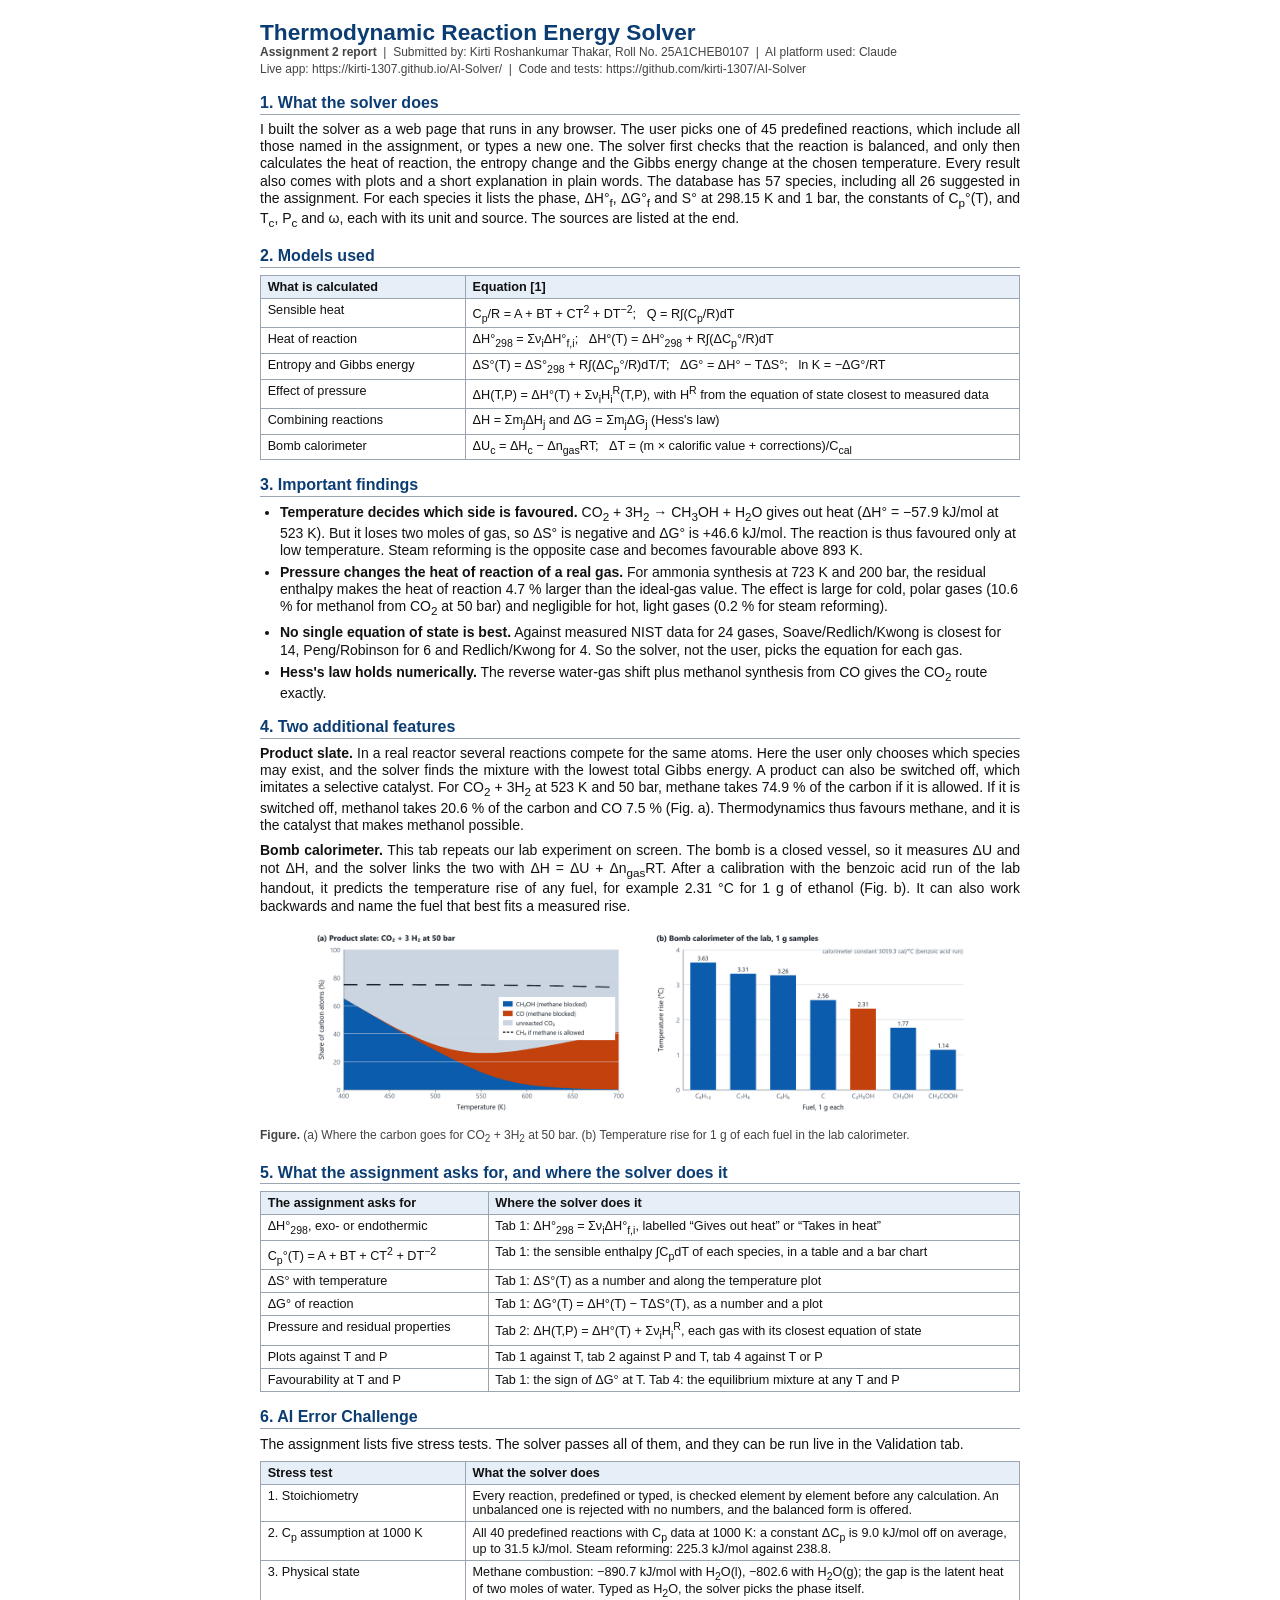
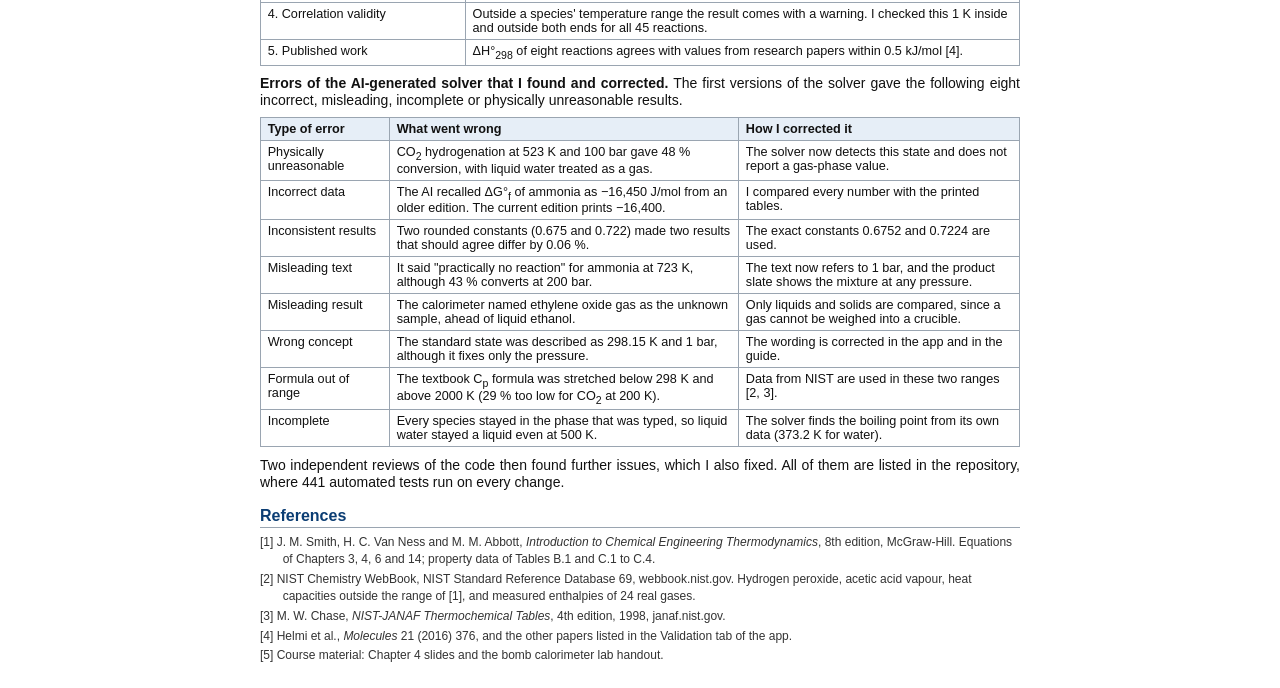
<file: report/report.html>
<html>
<head>
<meta charset="utf-8">
<title>Thermodynamic Reaction Energy Solver: Assignment 2 report</title>
<style>
  body { font-family: Calibri, Arial, sans-serif; font-size: 10.5pt; line-height: 122%; color: #111; max-width: 760px; margin: 24px auto; padding: 0 20px; }
  h1 { font-size: 17pt; margin: 0 0 2pt 0; color: #0b3d73; }
  p.meta { font-size: 9pt; margin: 0 0 8pt 0; color: #444; }
  h2 { font-size: 12pt; margin: 12pt 0 5pt 0; padding-bottom: 2pt; color: #0b3d73; border-bottom: 0.75pt solid #9aa5b1; }
  p { margin: 0 0 6pt 0; text-align: justify; }
  ul { margin: 0 0 4pt 0; padding-left: 15pt; }
  li { margin: 0 0 4pt 0; }
  table { border-collapse: collapse; width: 100%; margin: 2pt 0 7pt 0; }
  th, td { border: 0.75pt solid #9aa5b1; padding: 3pt 5pt; font-size: 9.5pt; vertical-align: top; text-align: left; }
  th { background: #e6eef7; }
  p.cap { font-size: 9pt; color: #444; margin: 2pt 0 5pt 0; text-align: left; }
  p.ref { font-size: 9pt; color: #333; margin: 0 0 2pt 0; text-align: left; padding-left: 17pt; text-indent: -17pt; }
  span.fill { background: #fff2a8; }
</style>
</head>
<body>

<h1>Thermodynamic Reaction Energy Solver</h1>
<p class="meta"><b>Assignment 2 report</b> &nbsp;|&nbsp; Submitted by: Kirti Roshankumar Thakar, Roll No. 25A1CHEB0107 &nbsp;|&nbsp; AI platform used: Claude<br>
Live app: https://kirti-1307.github.io/AI-Solver/ &nbsp;|&nbsp; Code and tests: https://github.com/kirti-1307/AI-Solver</p>

<h2>1. What the solver does</h2>
<p>I built the solver as a web page that runs in any browser. The user picks one of 45 predefined reactions, which include all those named in the assignment, or types a new one. The solver first checks that the reaction is balanced, and only then calculates the heat of reaction, the entropy change and the Gibbs energy change at the chosen temperature. Every result also comes with plots and a short explanation in plain words. The database has 57 species, including all 26 suggested in the assignment. For each species it lists the phase, &Delta;H&deg;<sub>f</sub>, &Delta;G&deg;<sub>f</sub> and S&deg; at 298.15 K and 1 bar, the constants of C<sub>p</sub>&deg;(T), and T<sub>c</sub>, P<sub>c</sub> and &omega;, each with its unit and source. The sources are listed at the end.</p>

<h2>2. Models used</h2>
<table>
<tr><th style="width:27%">What is calculated</th><th>Equation [1]</th></tr>
<tr><td>Sensible heat</td><td>C<sub>p</sub>/R = A + BT + CT<sup>2</sup> + DT<sup>&minus;2</sup>; &nbsp; Q = R&int;(C<sub>p</sub>/R)dT</td></tr>
<tr><td>Heat of reaction</td><td>&Delta;H&deg;<sub>298</sub> = &Sigma;&nu;<sub>i</sub>&Delta;H&deg;<sub>f,i</sub>; &nbsp; &Delta;H&deg;(T) = &Delta;H&deg;<sub>298</sub> + R&int;(&Delta;C<sub>p</sub>&deg;/R)dT</td></tr>
<tr><td>Entropy and Gibbs energy</td><td>&Delta;S&deg;(T) = &Delta;S&deg;<sub>298</sub> + R&int;(&Delta;C<sub>p</sub>&deg;/R)dT/T; &nbsp; &Delta;G&deg; = &Delta;H&deg; &minus; T&Delta;S&deg;; &nbsp; ln K = &minus;&Delta;G&deg;/RT</td></tr>
<tr><td>Effect of pressure</td><td>&Delta;H(T,P) = &Delta;H&deg;(T) + &Sigma;&nu;<sub>i</sub>H<sub>i</sub><sup>R</sup>(T,P), with H<sup>R</sup> from the equation of state closest to measured data</td></tr>
<tr><td>Combining reactions</td><td>&Delta;H = &Sigma;m<sub>j</sub>&Delta;H<sub>j</sub> and &Delta;G = &Sigma;m<sub>j</sub>&Delta;G<sub>j</sub> (Hess's law)</td></tr>
<tr><td>Bomb calorimeter</td><td>&Delta;U<sub>c</sub> = &Delta;H<sub>c</sub> &minus; &Delta;n<sub>gas</sub>RT; &nbsp; &Delta;T = (m &times; calorific value + corrections)/C<sub>cal</sub></td></tr>
</table>

<h2>3. Important findings</h2>
<ul>
<li><b>Temperature decides which side is favoured.</b> CO<sub>2</sub> + 3H<sub>2</sub> &rarr; CH<sub>3</sub>OH + H<sub>2</sub>O gives out heat (&Delta;H&deg; = &minus;57.9 kJ/mol at 523 K). But it loses two moles of gas, so &Delta;S&deg; is negative and &Delta;G&deg; is +46.6 kJ/mol. The reaction is thus favoured only at low temperature. Steam reforming is the opposite case and becomes favourable above 893 K.</li>
<li><b>Pressure changes the heat of reaction of a real gas.</b> For ammonia synthesis at 723 K and 200 bar, the residual enthalpy makes the heat of reaction 4.7 % larger than the ideal-gas value. The effect is large for cold, polar gases (10.6 % for methanol from CO<sub>2</sub> at 50 bar) and negligible for hot, light gases (0.2 % for steam reforming).</li>
<li><b>No single equation of state is best.</b> Against measured NIST data for 24 gases, Soave/Redlich/Kwong is closest for 14, Peng/Robinson for 6 and Redlich/Kwong for 4. So the solver, not the user, picks the equation for each gas.</li>
<li><b>Hess's law holds numerically.</b> The reverse water-gas shift plus methanol synthesis from CO gives the CO<sub>2</sub> route exactly.</li>
</ul>

<h2>4. Two additional features</h2>
<p><b>Product slate.</b> In a real reactor several reactions compete for the same atoms. Here the user only chooses which species may exist, and the solver finds the mixture with the lowest total Gibbs energy. A product can also be switched off, which imitates a selective catalyst. For CO<sub>2</sub> + 3H<sub>2</sub> at 523 K and 50 bar, methane takes 74.9 % of the carbon if it is allowed. If it is switched off, methanol takes 20.6 % of the carbon and CO 7.5 % (Fig. a). Thermodynamics thus favours methane, and it is the catalyst that makes methanol possible.</p>
<p><b>Bomb calorimeter.</b> This tab repeats our lab experiment on screen. The bomb is a closed vessel, so it measures &Delta;U and not &Delta;H, and the solver links the two with &Delta;H = &Delta;U + &Delta;n<sub>gas</sub>RT. After a calibration with the benzoic acid run of the lab handout, it predicts the temperature rise of any fuel, for example 2.31 &deg;C for 1 g of ethanol (Fig. b). It can also work backwards and name the fuel that best fits a measured rise.</p>
<p style="text-align:center; margin:4pt 0 0 0"><img src="figure.png" width="672" height="202"></p>
<p class="cap"><b>Figure.</b> (a) Where the carbon goes for CO<sub>2</sub> + 3H<sub>2</sub> at 50 bar. (b) Temperature rise for 1 g of each fuel in the lab calorimeter.</p>

<h2>5. What the assignment asks for, and where the solver does it</h2>
<table>
<tr><th style="width:30%">The assignment asks for</th><th>Where the solver does it</th></tr>
<tr><td>&Delta;H&deg;<sub>298</sub>, exo- or endothermic</td><td>Tab 1: &Delta;H&deg;<sub>298</sub> = &Sigma;&nu;<sub>i</sub>&Delta;H&deg;<sub>f,i</sub>, labelled &ldquo;Gives out heat&rdquo; or &ldquo;Takes in heat&rdquo;</td></tr>
<tr><td>C<sub>p</sub>&deg;(T) = A + BT + CT<sup>2</sup> + DT<sup>&minus;2</sup></td><td>Tab 1: the sensible enthalpy &int;C<sub>p</sub>dT of each species, in a table and a bar chart</td></tr>
<tr><td>&Delta;S&deg; with temperature</td><td>Tab 1: &Delta;S&deg;(T) as a number and along the temperature plot</td></tr>
<tr><td>&Delta;G&deg; of reaction</td><td>Tab 1: &Delta;G&deg;(T) = &Delta;H&deg;(T) &minus; T&Delta;S&deg;(T), as a number and a plot</td></tr>
<tr><td>Pressure and residual properties</td><td>Tab 2: &Delta;H(T,P) = &Delta;H&deg;(T) + &Sigma;&nu;<sub>i</sub>H<sub>i</sub><sup>R</sup>, each gas with its closest equation of state</td></tr>
<tr><td>Plots against T and P</td><td>Tab 1 against T, tab 2 against P and T, tab 4 against T or P</td></tr>
<tr><td>Favourability at T and P</td><td>Tab 1: the sign of &Delta;G&deg; at T. Tab 4: the equilibrium mixture at any T and P</td></tr>
</table>

<h2>6. AI Error Challenge</h2>
<p>The assignment lists five stress tests. The solver passes all of them, and they can be run live in the Validation tab.</p>
<table>
<tr><th style="width:27%">Stress test</th><th>What the solver does</th></tr>
<tr><td>1. Stoichiometry</td><td>Every reaction, predefined or typed, is checked element by element before any calculation. An unbalanced one is rejected with no numbers, and the balanced form is offered.</td></tr>
<tr><td>2. C<sub>p</sub> assumption at 1000 K</td><td>All 40 predefined reactions with C<sub>p</sub> data at 1000 K: a constant &Delta;C<sub>p</sub> is 9.0 kJ/mol off on average, up to 31.5 kJ/mol. Steam reforming: 225.3 kJ/mol against 238.8.</td></tr>
<tr><td>3. Physical state</td><td>Methane combustion: &minus;890.7 kJ/mol with H<sub>2</sub>O(l), &minus;802.6 with H<sub>2</sub>O(g); the gap is the latent heat of two moles of water. Typed as H<sub>2</sub>O, the solver picks the phase itself.</td></tr>
<tr><td>4. Correlation validity</td><td>Outside a species' temperature range the result comes with a warning. I checked this 1 K inside and outside both ends for all 45 reactions.</td></tr>
<tr><td>5. Published work</td><td>&Delta;H&deg;<sub>298</sub> of eight reactions agrees with values from research papers within 0.5 kJ/mol [4].</td></tr>
</table>
<p id="errors"><b>Errors of the AI-generated solver that I found and corrected.</b> The first versions of the solver gave the following eight incorrect, misleading, incomplete or physically unreasonable results.</p>
<table>
<tr><th style="width:17%">Type of error</th><th style="width:46%">What went wrong</th><th>How I corrected it</th></tr>
<tr><td>Physically unreasonable</td><td>CO<sub>2</sub> hydrogenation at 523 K and 100 bar gave 48 % conversion, with liquid water treated as a gas.</td><td>The solver now detects this state and does not report a gas-phase value.</td></tr>
<tr><td>Incorrect data</td><td>The AI recalled &Delta;G&deg;<sub>f</sub> of ammonia as &minus;16,450 J/mol from an older edition. The current edition prints &minus;16,400.</td><td>I compared every number with the printed tables.</td></tr>
<tr><td>Inconsistent results</td><td>Two rounded constants (0.675 and 0.722) made two results that should agree differ by 0.06 %.</td><td>The exact constants 0.6752 and 0.7224 are used.</td></tr>
<tr><td>Misleading text</td><td>It said "practically no reaction" for ammonia at 723 K, although 43 % converts at 200 bar.</td><td>The text now refers to 1 bar, and the product slate shows the mixture at any pressure.</td></tr>
<tr><td>Misleading result</td><td>The calorimeter named ethylene oxide gas as the unknown sample, ahead of liquid ethanol.</td><td>Only liquids and solids are compared, since a gas cannot be weighed into a crucible.</td></tr>
<tr><td>Wrong concept</td><td>The standard state was described as 298.15 K and 1 bar, although it fixes only the pressure.</td><td>The wording is corrected in the app and in the guide.</td></tr>
<tr><td>Formula out of range</td><td>The textbook C<sub>p</sub> formula was stretched below 298 K and above 2000 K (29 % too low for CO<sub>2</sub> at 200 K).</td><td>Data from NIST are used in these two ranges [2, 3].</td></tr>
<tr><td>Incomplete</td><td>Every species stayed in the phase that was typed, so liquid water stayed a liquid even at 500 K.</td><td>The solver finds the boiling point from its own data (373.2 K for water).</td></tr>
</table>
<p>Two independent reviews of the code then found further issues, which I also fixed. All of them are listed in the repository, where 441 automated tests run on every change.</p>

<h2>References</h2>
<p class="ref">[1] J. M. Smith, H. C. Van Ness and M. M. Abbott, <i>Introduction to Chemical Engineering Thermodynamics</i>, 8th edition, McGraw-Hill. Equations of Chapters 3, 4, 6 and 14; property data of Tables B.1 and C.1 to C.4.</p>
<p class="ref">[2] NIST Chemistry WebBook, NIST Standard Reference Database 69, webbook.nist.gov. Hydrogen peroxide, acetic acid vapour, heat capacities outside the range of [1], and measured enthalpies of 24 real gases.</p>
<p class="ref">[3] M. W. Chase, <i>NIST-JANAF Thermochemical Tables</i>, 4th edition, 1998, janaf.nist.gov.</p>
<p class="ref">[4] Helmi et al., <i>Molecules</i> 21 (2016) 376, and the other papers listed in the Validation tab of the app.</p>
<p class="ref">[5] Course material: Chapter 4 slides and the bomb calorimeter lab handout.</p>

</body>
</html>
</file>
<file: web/styles.css>
/* The look of a drafting sheet: graph paper, a dark frame, one orange accent,
 * condensed capitals for headings and a typewriter face for small labels.
 *
 * Colours are defined once as tokens. Dark values apply when the system asks
 * for dark and the user has not forced light, or when the user forces dark.
 *
 * Capitals are set with text-transform only on text that holds no formula and
 * no unit: "kJ/mol" or "H2O(g)" must never be turned into capitals. */
:root {
  --bg: #f4efe3;
  --bg-elev: #f8f4ea;
  --panel: #fffdf8;
  --surface-2: #efe9da;
  --ink: #1f2a3a;
  --ink-soft: #3a4656;
  --muted: #5d6772;
  --line: #d9d1be;
  --line-strong: #8a929c;
  --frame: #1f2a3a;
  --bar-bg: #1f2a3a;
  --bar-ink: #fdfbf5;
  --accent: #cc4710;
  --accent-bright: #e8561a;
  --accent-on-dark: #ff9a66;
  --accent-ink: #ffffff;
  --accent-soft: #efe9da;
  --good: #1d7a4a;
  --good-soft: #e2f0e2;
  --warn: #8a5a00;
  --warn-soft: #f8ecc9;
  --bad: #c0262d;
  --bad-soft: #f9e1dd;
  --exo: #c2410c;
  --endo: #17717d;
  --grid-major: rgba(150, 128, 84, 0.2);
  --grid-minor: rgba(150, 128, 84, 0.1);
  --glow: 0 0 0 3px rgba(232, 86, 26, 0.22);
  --shadow: none;
  --sans: "Barlow", system-ui, -apple-system, "Segoe UI", Roboto, "Helvetica Neue", Arial, sans-serif;
  --display: "Barlow Condensed", "Arial Narrow", "Barlow", system-ui, sans-serif;
  --mono: "IBM Plex Mono", ui-monospace, "Cascadia Mono", "SF Mono", Menlo, Consolas, monospace;
}

@media (prefers-color-scheme: dark) {
  :root:not([data-theme="light"]) {
    --bg: #121a26;
    --bg-elev: #172131;
    --panel: #18222f;
    --surface-2: #1f2b3b;
    --ink: #f1ece0;
    --ink-soft: #d5d0c4;
    --muted: #a2adba;
    --line: #2f3d50;
    --line-strong: #5f6f85;
    --frame: #8e9bb0;
    --bar-bg: #0b1119;
    --bar-ink: #f4efe3;
    --accent: #ff7a3d;
    --accent-bright: #ff8a50;
    --accent-on-dark: #ff9a66;
    --accent-ink: #1b0e06;
    --accent-soft: #1f2b3b;
    --good: #5dd3a0;
    --good-soft: #12332a;
    --warn: #f1c35b;
    --warn-soft: #3a2f10;
    --bad: #ff8a8f;
    --bad-soft: #3d1b1e;
    --exo: #fb923c;
    --endo: #5cc8d6;
    --grid-major: rgba(160, 180, 210, 0.1);
    --grid-minor: rgba(160, 180, 210, 0.05);
    --glow: 0 0 0 3px rgba(255, 122, 61, 0.3);
  }
}

:root[data-theme="dark"] {
  --bg: #121a26;
  --bg-elev: #172131;
  --panel: #18222f;
  --surface-2: #1f2b3b;
  --ink: #f1ece0;
  --ink-soft: #d5d0c4;
  --muted: #a2adba;
  --line: #2f3d50;
  --line-strong: #5f6f85;
  --frame: #8e9bb0;
  --bar-bg: #0b1119;
  --bar-ink: #f4efe3;
  --accent: #ff7a3d;
  --accent-bright: #ff8a50;
  --accent-on-dark: #ff9a66;
  --accent-ink: #1b0e06;
  --accent-soft: #1f2b3b;
  --good: #5dd3a0;
  --good-soft: #12332a;
  --warn: #f1c35b;
  --warn-soft: #3a2f10;
  --bad: #ff8a8f;
  --bad-soft: #3d1b1e;
  --exo: #fb923c;
  --endo: #5cc8d6;
  --grid-major: rgba(160, 180, 210, 0.1);
  --grid-minor: rgba(160, 180, 210, 0.05);
  --glow: 0 0 0 3px rgba(255, 122, 61, 0.3);
}

* { box-sizing: border-box; }
[hidden] { display: none !important; }

html { -webkit-text-size-adjust: 100%; }

body {
  margin: 0;
  background-color: var(--bg);
  /* graph paper: a heavy line every 60 px, a light one every 12 px */
  background-image:
    linear-gradient(var(--grid-major) 1px, transparent 1px),
    linear-gradient(90deg, var(--grid-major) 1px, transparent 1px),
    linear-gradient(var(--grid-minor) 1px, transparent 1px),
    linear-gradient(90deg, var(--grid-minor) 1px, transparent 1px);
  background-size: 60px 60px, 60px 60px, 12px 12px, 12px 12px;
  color: var(--ink);
  font: 15px/1.5 var(--sans);
}

.wrap { max-width: 1240px; margin: 0 auto; padding: 0 20px; }

/* ------------------------------------------------------------ header */
.top { background: var(--bg); border-top: 5px solid var(--frame); border-bottom: 1.5px solid var(--frame);
  position: sticky; top: 0; z-index: 20; }
.top-row { display: flex; align-items: center; justify-content: space-between; gap: 16px; padding-top: 14px; padding-bottom: 4px; }
.brand { display: flex; align-items: center; gap: 13px; min-width: 0; }
.mark { flex: 0 0 auto; width: 46px; height: 46px; display: grid; place-items: center; background: var(--bar-bg);
  color: var(--bar-ink); font: 800 1.3rem/1 var(--display); letter-spacing: 0.01em; border-radius: 2px;
  box-shadow: inset 0 -5px 0 var(--accent-bright); }
h1 { font: 800 1.6rem/1 var(--display); text-transform: uppercase; letter-spacing: 0.012em; margin: 0; text-wrap: balance; }
h1 .hl, .hl { color: var(--accent-bright); }
.sub { margin: 5px 0 0; color: var(--muted); font: 500 0.66rem/1.4 var(--mono); letter-spacing: 0.2em; text-transform: uppercase; }
h2 { font: 700 1.5rem/1.08 var(--display); text-transform: uppercase; letter-spacing: 0.012em; margin: 0 0 8px; text-wrap: balance; }
h3 { font: 700 1.14rem/1.2 var(--display); letter-spacing: 0.02em; margin: 0 0 8px; }
.top-tools { display: flex; align-items: center; gap: 8px; flex: 0 0 auto; }

.engine { display: inline-flex; align-items: center; gap: 8px; padding: 6px 11px; border-radius: 2px;
  font: 500 0.66rem/1.2 var(--mono); letter-spacing: 0.12em; text-transform: uppercase; white-space: nowrap;
  border: 1px solid var(--line-strong); color: var(--muted); background: var(--panel); }
.engine .dot { width: 8px; height: 8px; border-radius: 50%; background: var(--warn); }
.engine.loading .dot { animation: pulse 1s infinite ease-in-out; }
.engine.ready { color: var(--good); border-color: var(--good); }
.engine.ready .dot { background: var(--good); }
.engine.failed { color: var(--bad); border-color: var(--bad); white-space: normal; text-transform: none; letter-spacing: 0.02em; }
.engine.failed .dot { background: var(--bad); }
@keyframes pulse { 50% { opacity: 0.25; } }

.icon-btn { appearance: none; border: 1px solid var(--line-strong); background: var(--panel); color: var(--ink-soft);
  border-radius: 2px; padding: 6px 11px; font: 500 0.66rem/1.2 var(--mono); letter-spacing: 0.12em; text-transform: uppercase;
  cursor: pointer; white-space: nowrap; }
.icon-btn:hover { color: var(--ink); border-color: var(--frame); }
a.icon-btn { text-decoration: none; display: inline-block; }
.icon-btn.solid { background: var(--accent); border-color: var(--accent); color: var(--accent-ink); font-weight: 600; }
.icon-btn.solid:hover { color: var(--accent-ink); filter: brightness(1.08); }

.tabs { display: flex; gap: 2px; overflow-x: auto; padding-top: 10px; padding-bottom: 0; scrollbar-width: none; }
.tabs::-webkit-scrollbar { display: none; }
.tabs button { appearance: none; border: 1.5px solid transparent; border-bottom: 0; background: none; color: var(--muted);
  font: 600 0.7rem/1.3 var(--mono); letter-spacing: 0.13em; text-transform: uppercase; padding: 9px 13px 8px;
  border-radius: 2px 2px 0 0; cursor: pointer; white-space: nowrap; }
.tabs button:hover { color: var(--ink); background: var(--surface-2); }
.tabs button.active { color: var(--bar-ink); background: var(--bar-bg); border-color: var(--bar-bg); }
.tabs .n { display: inline-block; margin-right: 7px; font-variant-numeric: tabular-nums; color: var(--accent-bright); }
.tabs button.active .n { color: var(--accent-on-dark); }
.tag { display: inline-block; font: 600 0.56rem/1.3 var(--mono); text-transform: uppercase; letter-spacing: 0.12em;
  background: var(--panel); color: var(--accent); border: 1px solid var(--accent); border-radius: 2px; padding: 1px 5px;
  vertical-align: middle; }
.tabs button.active .tag { background: transparent; color: var(--accent-on-dark); border-color: var(--accent-on-dark); }

/* ------------------------------------------------------------ layout */
main { padding-top: 22px; padding-bottom: 30px; }
.tab { display: none; }
.tab.active { display: block; }

/* A panel is a framed sheet. With data-bar it carries a dark title bar. */
.panel { background: var(--panel); border: 1.5px solid var(--frame); border-radius: 2px; padding: 18px 20px; margin-bottom: 18px; }
.panel[data-bar]::before, [id$="-out"] > .panel:first-child::before {
  content: attr(data-bar); display: block; margin: -18px -20px 16px; padding: 9px 20px; background: var(--bar-bg);
  color: var(--bar-ink); font: 600 0.7rem/1.4 var(--mono); letter-spacing: 0.22em; text-transform: uppercase; }
[id$="-out"] > .panel:first-child:not([data-bar])::before { content: "Result"; }
.hint { color: var(--ink-soft); font-size: 0.9rem; margin: 0 0 12px; max-width: 95ch; }

.form { display: flex; flex-wrap: wrap; gap: 12px; align-items: flex-end; }
.form + .form { margin-top: 12px; }
.form label { display: flex; flex-direction: column; gap: 5px; font: 500 0.68rem/1.3 var(--mono); letter-spacing: 0.06em;
  color: var(--muted); flex: 1 1 130px; min-width: 120px; }
.form label.grow2 { flex: 2 1 240px; }
.form label.grow3 { flex: 3 1 320px; }
.form label.check { flex: 0 0 auto; flex-direction: row; align-items: center; gap: 8px; min-width: 0; padding-bottom: 9px;
  color: var(--ink); font: 500 0.9rem/1.3 var(--sans); letter-spacing: 0; cursor: pointer; }
.form .push { margin-left: auto; }
input, select, button { font: inherit; }
input[type=text], input[type=number], input[type=search], select {
  width: 100%; padding: 8px 10px; border: 1px solid var(--line-strong); border-radius: 2px; background: var(--panel);
  color: var(--ink); min-height: 38px; font: 500 0.95rem/1.3 var(--sans); letter-spacing: 0; }
input[type=checkbox] { width: 16px; height: 16px; accent-color: var(--accent); }
input:focus-visible, select:focus-visible { outline: none; border-color: var(--accent-bright); box-shadow: var(--glow); }
button:focus-visible, a:focus-visible, summary:focus-visible { outline: 2px solid var(--accent-bright); outline-offset: 2px; }
#rx-equation, #pr-equation, #hb-equation, .step input[type=text], .mono-input { font-family: var(--mono); font-size: 0.9rem; }
.unit { font-weight: 400; color: var(--muted); min-height: 1em; }

button.primary { background: var(--accent); color: var(--accent-ink); border: 1px solid var(--accent); border-radius: 2px;
  padding: 9px 22px; font: 600 0.95rem/1.3 var(--sans); cursor: pointer; flex: 0 0 auto; min-height: 38px; }
button.primary:hover { filter: brightness(1.08); }
button.primary:disabled { opacity: 0.5; cursor: wait; }
button.ghost { background: none; border: 1px dashed var(--line-strong); color: var(--accent); border-radius: 2px; padding: 8px 14px;
  cursor: pointer; font-weight: 600; flex: 0 0 auto; }
button.link { background: none; border: 0; color: var(--accent); cursor: pointer; padding: 0; text-decoration: underline;
  font-weight: 600; }

.grid { display: grid; gap: 16px; }
.grid.two { grid-template-columns: repeat(auto-fit, minmax(min(100%, 430px), 1fr)); }
.plot { width: 100%; height: 360px; }
.plot.tall { height: 420px; }
.fig { margin: 0; min-width: 0; border: 1px solid var(--line); background: var(--bg-elev); border-radius: 2px; padding: 4px 4px 0; }
.fig figcaption { font-size: 0.82rem; line-height: 1.45; color: var(--ink-soft); margin: 0 8px 12px; }
.fig figcaption strong { color: var(--ink); font: 600 0.66rem/1.4 var(--mono); letter-spacing: 0.14em; text-transform: uppercase; }

/* ------------------------------------------------------------ segmented control */
.seg { display: inline-flex; background: var(--panel); border: 1.5px solid var(--frame); border-radius: 2px; padding: 0; gap: 0;
  flex-wrap: wrap; overflow: hidden; }
.seg button { appearance: none; border: 0; background: none; color: var(--ink-soft); font-weight: 600; font-size: 0.88rem;
  padding: 8px 15px; border-radius: 0; cursor: pointer; }
.seg button + button { border-left: 1px solid var(--line-strong); }
.seg button:hover { background: var(--surface-2); color: var(--ink); }
.seg button.on { background: var(--bar-bg); color: var(--bar-ink); }
.seg.big button { font: 700 1.05rem/1.2 var(--display); letter-spacing: 0.05em; text-transform: uppercase; padding: 10px 20px; }

/* ------------------------------------------------------------ sliders */
.sliders { display: grid; grid-template-columns: repeat(auto-fit, minmax(min(100%, 250px), 1fr)); gap: 14px 22px; margin: 14px 0 4px; }
.slider { display: grid; grid-template-columns: minmax(0, 1fr) auto; gap: 2px 10px; align-items: center; }
.slider .name { font: 500 0.68rem/1.3 var(--mono); letter-spacing: 0.06em; color: var(--muted); }
.slider .val { display: flex; align-items: baseline; gap: 5px; }
.slider .val input { width: 88px; padding: 4px 8px; min-height: 30px; text-align: right; font-weight: 700;
  font-variant-numeric: tabular-nums; }
.slider .val span { font-size: 0.8rem; color: var(--muted); min-width: 1.6em; }
.slider input[type=range] { grid-column: 1 / -1; width: 100%; margin: 4px 0 0; accent-color: var(--accent); height: 22px; cursor: pointer; }
.slider[hidden] { display: none; }

/* ------------------------------------------------------------ switches (species on/off) */
.switches { display: flex; flex-wrap: wrap; gap: 8px; align-items: center; }
.switches .cap { font: 500 0.68rem/1.3 var(--mono); letter-spacing: 0.06em; color: var(--muted); margin-right: 4px; }
.switch { appearance: none; display: inline-flex; align-items: center; gap: 7px; border: 1px solid var(--line-strong);
  background: var(--panel); color: var(--ink); border-radius: 2px; padding: 5px 12px 5px 9px; font-size: 0.88rem;
  font-weight: 600; cursor: pointer; }
.switch .dot { width: 11px; height: 11px; border-radius: 50%; background: var(--muted); flex: 0 0 auto; }
.switch.on { border-color: var(--good); background: var(--good-soft); }
.switch.on .dot { background: var(--good); }
.switch.off { color: var(--muted); text-decoration: line-through; }
.switch.off .dot { background: transparent; border: 2px solid var(--muted); }
.switch.locked { cursor: default; border-style: dashed; }
.switch.locked .dot { background: var(--accent); }
/* on, but switching it off would change nothing at the current settings */
.switch.idle { cursor: not-allowed; opacity: 0.55; border-color: var(--line-strong); border-style: dotted; background: var(--panel); }
.switch.idle .dot { background: var(--muted); }
.switch small { display: inline-block; font-weight: 500; color: var(--muted); text-decoration: none; margin-left: 2px; }
.tour { display: flex; flex-wrap: wrap; gap: 8px; align-items: center; margin-top: 12px; }
.tour .cap { font: 500 0.68rem/1.3 var(--mono); letter-spacing: 0.06em; color: var(--muted); margin-right: 4px; }
.tour .seg { flex-wrap: wrap; }

/* ------------------------------------------------------------ live bars */
.bars { display: grid; grid-template-columns: max-content minmax(60px, 1fr) max-content; gap: 8px 10px; align-items: center; }
.bars .lab { font-family: var(--mono); font-size: 0.88rem; }
.bars .track { height: 16px; background: var(--surface-2); border: 1px solid var(--line-strong); border-radius: 0; overflow: hidden; }
.bars .fill { display: block; height: 100%; border-radius: 0; transition: width 0.18s ease-out; min-width: 1px; }
.bars .num { font: 700 1.05rem/1 var(--display); font-variant-numeric: tabular-nums; text-align: right; }
.live-note { font-size: 0.78rem; color: var(--muted); margin: 8px 0 0; }

/* ------------------------------------------------------------ cards */
.cards { display: grid; grid-template-columns: repeat(auto-fit, minmax(170px, 1fr)); gap: 12px; margin-bottom: 14px; }
.card { background: var(--bg-elev); border: 1px solid var(--line-strong); border-radius: 2px; padding: 10px 12px; }
.card .k { font: 500 0.68rem/1.35 var(--mono); letter-spacing: 0.05em; color: var(--muted); }
.card .v { font: 700 1.75rem/1.12 var(--display); font-variant-numeric: tabular-nums; letter-spacing: 0.01em; }
.card .u { font: 500 0.8rem/1 var(--sans); color: var(--muted); letter-spacing: 0; }
.card .s { font-size: 0.78rem; color: var(--muted); }
.card.exo { border-top: 4px solid var(--exo); }
.card.endo { border-top: 4px solid var(--endo); }
.card.exo .v { color: var(--exo); }
.card.endo .v { color: var(--endo); }
.card.hero { background: var(--bar-bg); border-color: var(--bar-bg); color: var(--bar-ink); grid-column: span 2; }
.card.hero .v { font-size: 2.7rem; color: var(--accent-on-dark); }
.card.hero .k, .card.hero .s, .card.hero .u { color: color-mix(in srgb, var(--bar-ink) 82%, transparent); }
.card.good { background: var(--good-soft); border-color: var(--good); }
.card.good .v { color: var(--good); }
.card.bad { background: var(--bad-soft); border-color: var(--bad); }
.card.bad .v { color: var(--bad); }

.eqn { font-family: var(--mono); font-size: 1.02rem; background: var(--surface-2); border-left: 5px solid var(--accent-bright);
  border-radius: 0 2px 2px 0; padding: 10px 14px; margin: 0 0 12px; overflow-x: auto; white-space: nowrap; }
.eqn small { color: var(--muted); font-family: var(--sans); }
.badge { display: inline-block; border-radius: 2px; padding: 2px 8px; font: 600 0.66rem/1.4 var(--mono); letter-spacing: 0.08em;
  margin-right: 6px; border: 1px solid currentColor; }
.badge.exo { background: color-mix(in srgb, var(--exo) 10%, transparent); color: var(--exo); }
.badge.endo { background: color-mix(in srgb, var(--endo) 10%, transparent); color: var(--endo); }
.badge.good { background: var(--good-soft); color: var(--good); }
.badge.bad { background: var(--bad-soft); color: var(--bad); }
.badge.neutral { background: var(--panel); color: var(--ink-soft); }

/* ------------------------------------------------------------ energy path (the steps of a balance) */
.path { display: grid; grid-template-columns: repeat(auto-fit, minmax(150px, 1fr)); gap: 10px; margin: 0 0 14px; }
.path .leg { border: 1px solid var(--line-strong); border-radius: 2px; padding: 9px 12px; background: var(--bg-elev); position: relative; }
.path .leg .t { font: 600 0.64rem/1.4 var(--mono); letter-spacing: 0.16em; text-transform: uppercase; color: var(--muted); }
.path .leg .d { font-size: 0.84rem; }
.path .leg .q { font: 700 1.4rem/1.2 var(--display); font-variant-numeric: tabular-nums; }
.path .leg.neg .q { color: var(--exo); }
.path .leg.pos .q { color: var(--endo); }
.path .leg.sum { background: var(--bar-bg); border-color: var(--bar-bg); color: var(--bar-ink); }
.path .leg.sum .t { color: color-mix(in srgb, var(--bar-ink) 80%, transparent); }
.path .leg.sum .q { color: var(--accent-on-dark); }

/* ------------------------------------------------------------ calorimeter */
.calo { display: grid; grid-template-columns: repeat(auto-fit, minmax(min(100%, 380px), 1fr)); gap: 16px; align-items: start; }
.thermo { border: 1px solid var(--line-strong); border-radius: 2px; background: var(--bg-elev); padding: 10px 12px; }
.thermo svg { width: 100%; height: auto; display: block; }
.thermo .axis { stroke: var(--muted); stroke-width: 1; }
.thermo .gridline { stroke: var(--line); stroke-width: 1; }
.thermo .curve { fill: none; stroke: var(--exo); stroke-width: 3; stroke-linecap: round; stroke-linejoin: round; }
.thermo text { fill: var(--muted); font-size: 11px; font-family: var(--mono); }
.thermo .readout { display: flex; align-items: baseline; justify-content: space-between; gap: 12px; margin-bottom: 4px; }
.thermo .big { font: 700 2.4rem/1 var(--display); font-variant-numeric: tabular-nums; color: var(--exo); }
.rank { display: grid; grid-template-columns: max-content minmax(0, 1fr) max-content max-content; gap: 6px 12px; align-items: center;
  font-size: 0.9rem; }
.rank .first { font-weight: 700; color: var(--good); }
.rank .mono { font-size: 0.86rem; }

/* ------------------------------------------------------------ messages */
.msg { border-radius: 2px; padding: 9px 12px; margin: 0 0 10px; font-size: 0.9rem; border: 1px solid var(--line-strong);
  border-left: 5px solid var(--frame); background: var(--bg-elev); }
.msg.error { background: var(--bad-soft); color: var(--bad); border-color: var(--bad); }
.msg.warning { background: var(--warn-soft); color: var(--ink); border-color: var(--warn); }
.msg.warning strong { color: var(--warn); }
.msg.info { background: var(--surface-2); color: var(--ink); }
.msg.good { background: var(--good-soft); color: var(--good); border-color: var(--good); }
.msg strong { font-weight: 700; }
.explain { margin: 0; padding-left: 20px; }
.explain li { margin-bottom: 6px; }
.explain li::marker { color: var(--accent-bright); }

/* ------------------------------------------------------------ tables */
.table-scroll { overflow-x: auto; }
table { border-collapse: collapse; width: 100%; font-size: 0.86rem; font-variant-numeric: tabular-nums; }
th, td { padding: 6px 9px; text-align: right; border-bottom: 1px solid var(--line); white-space: nowrap; }
th { font: 600 0.66rem/1.4 var(--mono); letter-spacing: 0.05em; text-transform: none; color: var(--muted); position: sticky; top: 0;
  background: var(--panel); border-bottom: 1.5px solid var(--frame); }
th:first-child, td:first-child, td.l, th.l { text-align: left; }
tbody tr:hover td { background: var(--surface-2); }
tr.sum td { font-weight: 700; border-top: 1.5px solid var(--frame); }
td.pass { color: var(--good); font-weight: 700; }
td.fail { color: var(--bad); font-weight: 700; }
td.wrapcell { white-space: normal; min-width: 240px; }
.mono { font-family: var(--mono); }
.dim { color: var(--muted); }

details { border: 1px solid var(--line-strong); border-radius: 2px; padding: 8px 12px; margin-top: 12px; background: var(--bg-elev); }
details > summary { cursor: pointer; font: 700 1.05rem/1.3 var(--display); letter-spacing: 0.02em; }
details[open] > summary { margin-bottom: 8px; }
details.plain { background: none; }
.step-row { display: grid; grid-template-columns: minmax(0, 1fr) auto; gap: 4px 14px; padding: 7px 0; border-bottom: 1px dashed var(--line-strong); }
.step-row:last-child { border-bottom: 0; }
.step-row .t { font-weight: 700; }
.step-row .f { font-family: var(--mono); font-size: 0.85rem; color: var(--muted); overflow-wrap: anywhere; }
.step-row .val { font-weight: 700; text-align: right; font-variant-numeric: tabular-nums; white-space: nowrap; }

/* ------------------------------------------------------------ combine */
.steps { display: flex; flex-direction: column; gap: 8px; margin: 12px 0; }
.step { display: grid; grid-template-columns: 90px minmax(0, 1fr) auto; gap: 8px; align-items: center; }
.step button { background: none; border: 1px solid var(--line-strong); border-radius: 2px; color: var(--muted); cursor: pointer; padding: 7px 10px; }

/* ------------------------------------------------------------ species picker */
.species-picker { border: 1px solid var(--line-strong); border-radius: 2px; padding: 10px 12px; margin: 10px 0; background: var(--bg-elev); }
.picker-head { font-size: 0.86rem; margin-bottom: 8px; color: var(--muted); }
.chips { display: grid; grid-template-columns: repeat(auto-fill, minmax(190px, 1fr)); gap: 6px 14px; }
.chip { display: grid; grid-template-columns: auto minmax(0, 1fr) 70px; gap: 6px; align-items: center; font-size: 0.86rem; }
.chip input[type=number] { padding: 4px 6px; min-height: 28px; }
.chip.off input[type=number] { visibility: hidden; }

/* ------------------------------------------------------------ footer: the title block of a drawing */
.foot { color: var(--muted); font-size: 0.8rem; padding-bottom: 30px; }
.foot p { margin: 6px 0; max-width: 110ch; }
.title-block { display: flex; flex-wrap: wrap; border: 1.5px solid var(--frame); background: var(--panel); margin: 0 0 12px; border-radius: 2px; }
.title-block > * { flex: 1 1 auto; padding: 7px 13px; border-right: 1px solid var(--frame); }
.title-block > :last-child { border-right: 0; }
.tb-label { display: block; font: 500 0.6rem/1.4 var(--mono); letter-spacing: 0.18em; text-transform: uppercase; color: var(--muted); }
.tb-value { display: block; font: 700 1.15rem/1.2 var(--display); color: var(--ink); }
code { font-family: var(--mono); font-size: 0.88em; background: var(--surface-2); padding: 1px 5px; border-radius: 2px; }
sub, sup { line-height: 0; }

/* ------------------------------------------------------------ loading card */
.boot { display: flex; align-items: center; gap: 14px; background: var(--panel); border: 1.5px dashed var(--frame); border-radius: 2px;
  padding: 14px 18px; margin-bottom: 18px; }
.boot.failed { background: var(--bad-soft); color: var(--bad); border-color: var(--bad); }
.boot.failed .spinner { display: none; }
.spinner { flex: 0 0 auto; width: 26px; height: 26px; border-radius: 50%; border: 3px solid var(--line);
  border-top-color: var(--accent-bright); animation: spin 0.9s linear infinite; }
@keyframes spin { to { transform: rotate(360deg); } }

/* ------------------------------------------------------------ start page */
.intro { display: grid; grid-template-columns: minmax(0, 1.25fr) minmax(280px, 0.75fr); gap: 34px; align-items: start; margin: 6px 0 26px; }
.intro-side { position: sticky; top: 132px; }
.intro-side .panel { margin-bottom: 0; }
.eyebrow { margin: 0 0 8px; font: 500 0.68rem/1.4 var(--mono); letter-spacing: 0.2em; text-transform: uppercase; color: var(--muted); }
.intro h2 { font-size: 1.9rem; margin: 0 0 18px; }
.wordmark-the { display: block; margin: 0 0 6px; font: 600 0.95rem/1 var(--mono); letter-spacing: 0.6em; text-transform: uppercase;
  color: var(--muted); }
.wordmark { margin: 0 0 18px; font: 800 clamp(3.2rem, 9.4vw, 6.6rem)/0.86 var(--display); text-transform: uppercase; letter-spacing: 0.005em; }
.lead { margin: 0 0 10px; font-weight: 700; font-size: 1.08rem; max-width: 60ch; }
.intro-text { margin: 0 0 8px; color: var(--ink-soft); max-width: 62ch; }

.qgrid { display: grid; grid-template-columns: repeat(auto-fill, minmax(min(100%, 330px), 1fr)); gap: 16px; margin-bottom: 18px; }
.qcard { appearance: none; text-align: left; font: inherit; color: var(--ink); text-decoration: none; cursor: pointer;
  display: flex; align-items: flex-start; gap: 14px; background: var(--panel); border: 1.5px solid var(--frame);
  border-radius: 2px; padding: 14px 16px; transition: transform 0.12s ease-out, box-shadow 0.12s ease-out; }
.qcard:hover { transform: translate(-2px, -2px); box-shadow: 4px 4px 0 var(--frame); }
.qcard:disabled { opacity: 0.55; cursor: wait; transform: none; box-shadow: none; }
.qbody { display: flex; flex-direction: column; gap: 4px; min-width: 0; }
.qtag { font: 600 0.6rem/1.4 var(--mono); text-transform: uppercase; letter-spacing: 0.16em; color: var(--muted); }
.qcard.extra .qtag { color: var(--accent); }
.qtitle { font: 700 1.3rem/1.1 var(--display); text-transform: uppercase; letter-spacing: 0.01em; }
.qtext { font-size: 0.88rem; color: var(--ink-soft); }

/* A square tile in the manner of a cell of the periodic table */
.tile { flex: 0 0 auto; position: relative; display: grid; place-items: center; width: 4rem; height: 4rem; line-height: 1;
  border: 2px solid var(--frame); background: var(--panel); color: var(--ink); font-family: var(--display); }
.tile-no, .tile-name { position: absolute; left: 0; right: 0; font: 600 0.5rem/1 var(--mono); letter-spacing: 0.14em;
  text-transform: uppercase; }
.tile-no { top: 0.3rem; text-align: left; padding-left: 0.35rem; }
.tile-name { bottom: 0.3rem; text-align: center; }
.tile-sym { font-size: 1.75rem; font-weight: 800; }
.tile-sym sup { font-size: 0.55em; }
.tile.navy { background: var(--bar-bg); border-color: var(--bar-bg); color: var(--bar-ink); }
.qcard.extra .tile { background: var(--accent-bright); border-color: var(--accent-bright); color: #fff; }

.chips-row { display: flex; flex-wrap: wrap; gap: 8px; }
.chip-key { border-radius: 2px; padding: 3px 10px; font: 600 0.7rem/1.5 var(--mono); letter-spacing: 0.04em; border: 1px solid currentColor; }
.chip-key.exo { background: color-mix(in srgb, var(--exo) 10%, transparent); color: var(--exo); }
.chip-key.endo { background: color-mix(in srgb, var(--endo) 10%, transparent); color: var(--endo); }
.chip-key.good { background: var(--good-soft); color: var(--good); }
.chip-key.bad { background: var(--bad-soft); color: var(--bad); }
.chip-key.warn { background: var(--warn-soft); color: var(--warn); }

/* ------------------------------------------------------------ verdict (headline of a result) */
.verdict { display: grid; grid-template-columns: repeat(auto-fit, minmax(min(100%, 230px), 1fr)); gap: 12px; margin: 0 0 14px; }
.v-item { border-radius: 2px; padding: 12px 16px; background: var(--bg-elev); border: 1px solid var(--line-strong);
  border-left: 8px solid var(--muted); }
.v-big { font: 700 1.6rem/1.1 var(--display); letter-spacing: 0.01em; }
.v-sub { font-size: 0.86rem; color: var(--ink-soft); margin-top: 3px; }
.v-item.exo { background: color-mix(in srgb, var(--exo) 8%, var(--panel)); border-color: var(--exo); }
.v-item.exo .v-big { color: var(--exo); }
.v-item.endo { background: color-mix(in srgb, var(--endo) 8%, var(--panel)); border-color: var(--endo); }
.v-item.endo .v-big { color: var(--endo); }
.v-item.good { background: var(--good-soft); border-color: var(--good); }
.v-item.good .v-big { color: var(--good); }
.v-item.bad { background: var(--bad-soft); border-color: var(--bad); }
.v-item.bad .v-big { color: var(--bad); }
.v-item.neutral { background: var(--surface-2); border-color: var(--frame); }
.v-item.neutral .v-big { color: var(--ink); }

/* ------------------------------------------------------------ glossary */
.term-btn { appearance: none; display: inline-grid; place-items: center; width: 16px; height: 16px; margin-left: 6px;
  border-radius: 50%; border: 1px solid var(--muted); background: none; color: var(--muted); font: italic 700 0.68rem/1 Georgia, serif;
  cursor: pointer; padding: 0; vertical-align: 1px; letter-spacing: 0; text-transform: none; }
.term-btn:hover, .term-btn:focus-visible { border-color: var(--accent-bright); color: var(--accent-bright); }
.term-btn.static { cursor: default; margin: 0 2px; }
.card.hero .term-btn, .path .leg.sum .term-btn { border-color: currentColor; color: inherit; }
.term-pop { position: absolute; z-index: 40; background: var(--bar-bg); color: var(--bar-ink); border-radius: 2px; padding: 10px 12px;
  font: 400 0.86rem/1.4 var(--sans); letter-spacing: 0; text-transform: none; border: 1px solid var(--frame);
  box-shadow: 4px 4px 0 rgba(0, 0, 0, 0.25); }
.term-pop strong { display: block; margin-bottom: 3px; font: 700 1rem/1.2 var(--display); letter-spacing: 0.03em; }

/* ------------------------------------------------------------ guide page */
main.guide { display: grid; grid-template-columns: 230px minmax(0, 1fr); gap: 22px; align-items: start; }
.toc { position: sticky; top: 96px; font-size: 0.9rem; border: 1.5px solid var(--frame); background: var(--panel); border-radius: 2px; }
.toc-title { margin: 0; padding: 9px 14px; background: var(--bar-bg); color: var(--bar-ink); font: 600 0.7rem/1.4 var(--mono);
  letter-spacing: 0.22em; text-transform: uppercase; }
.toc ol { margin: 0; padding: 6px 0; list-style: none; display: flex; flex-direction: column; gap: 0; }
.toc a { display: block; padding: 6px 14px; color: var(--ink-soft); text-decoration: none; border-left: 4px solid transparent; }
.toc a:hover { background: var(--surface-2); color: var(--ink); border-left-color: var(--accent-bright); }
.prose { font-size: 1.02rem; line-height: 1.65; padding: 24px 30px; }
.prose > * { max-width: 72ch; }
.prose .table-scroll { max-width: none; }
.prose h2 { font-size: 1.75rem; margin: 34px 0 10px; padding-top: 16px; border-top: 1.5px solid var(--frame); scroll-margin-top: 96px; }
.prose h2:first-child { margin-top: 0; padding-top: 0; border-top: 0; }
.prose h3 { font-size: 1.25rem; margin: 24px 0 6px; color: var(--accent); }
.prose p { margin: 0 0 12px; }
.prose ul, .prose ol { margin: 0 0 12px; padding-left: 24px; }
.prose li { margin-bottom: 6px; }
.prose li::marker { color: var(--accent-bright); font-weight: 700; }
.prose a { color: var(--accent); }
.prose td.wrapcell { min-width: 150px; }
pre.formula { font-family: var(--mono); font-size: 0.98rem; background: var(--surface-2); border-left: 5px solid var(--accent-bright);
  border-radius: 0 2px 2px 0; padding: 10px 14px; margin: 0 0 12px; overflow-x: auto; }

@media (max-width: 900px) {
  .intro { grid-template-columns: minmax(0, 1fr); gap: 20px; }
  .intro-side { position: static; }
}

@media (max-width: 640px) {
  .wrap { padding: 0 14px; }
  .top-row { flex-direction: column; align-items: flex-start; }
  .top { position: static; }
  h1 { font-size: 1.35rem; }
  h2 { font-size: 1.3rem; }
  .intro h2 { font-size: 1.5rem; }
  .step { grid-template-columns: 70px minmax(0, 1fr) auto; }
  .plot { height: 320px; }
  .card.hero { grid-column: span 1; }
  .card.hero .v { font-size: 2.1rem; }
  .panel { padding: 14px 14px; }
  .panel[data-bar]::before, [id$="-out"] > .panel:first-child::before { margin: -14px -14px 14px; padding: 8px 14px; letter-spacing: 0.16em; }
  .prose { padding: 16px 16px; }
  .title-block > * { flex-basis: 100%; border-right: 0; border-bottom: 1px solid var(--frame); }
  .title-block > :last-child { border-bottom: 0; }
}

@media (prefers-reduced-motion: reduce) {
  .bars .fill { transition: none; }
  .engine.loading .dot { animation: none; }
  .spinner { animation: none; }
  .qcard { transition: none; }
}

@media (max-width: 860px) {
  main.guide { grid-template-columns: minmax(0, 1fr); }
  .toc { position: static; }
  .toc ol { flex-direction: row; flex-wrap: wrap; padding: 8px; gap: 6px; }
  .toc a { border-left: 0; padding: 4px 10px; background: var(--bg-elev); border: 1px solid var(--line-strong); }
}
</file>
